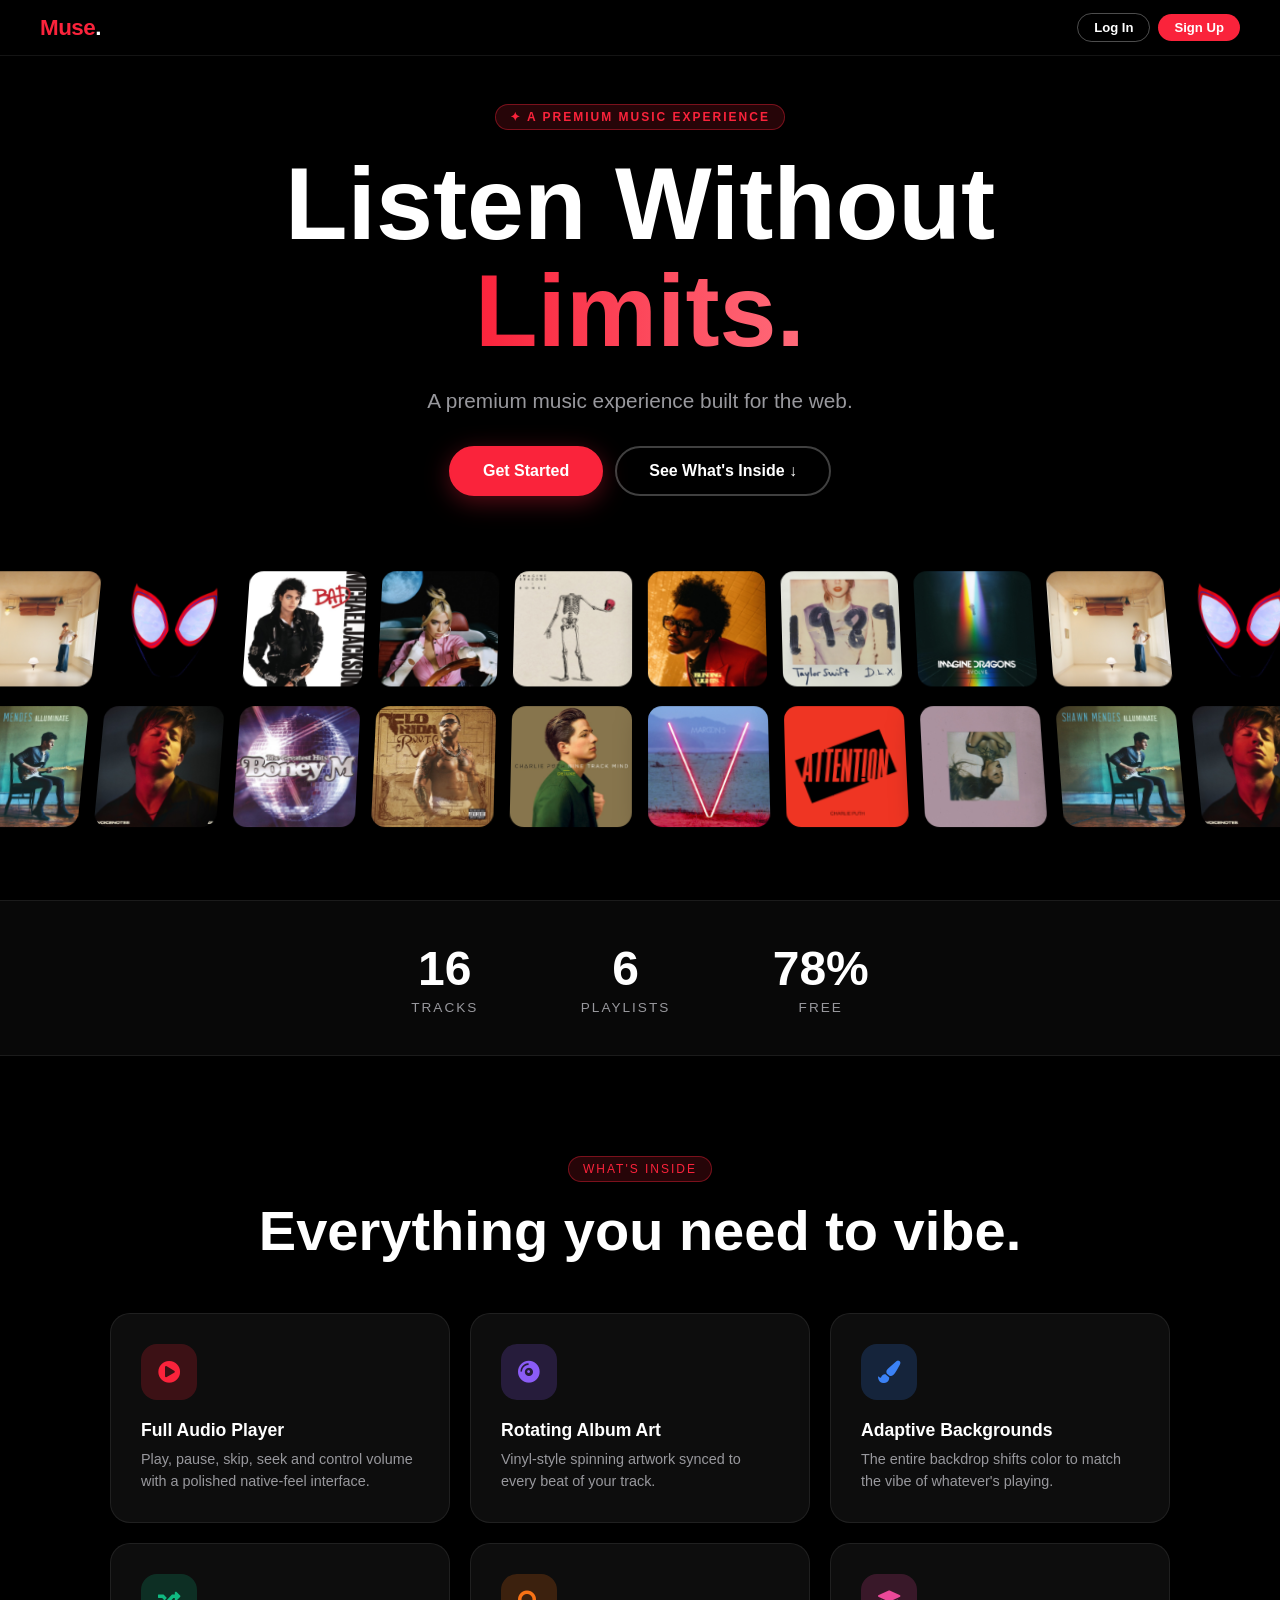
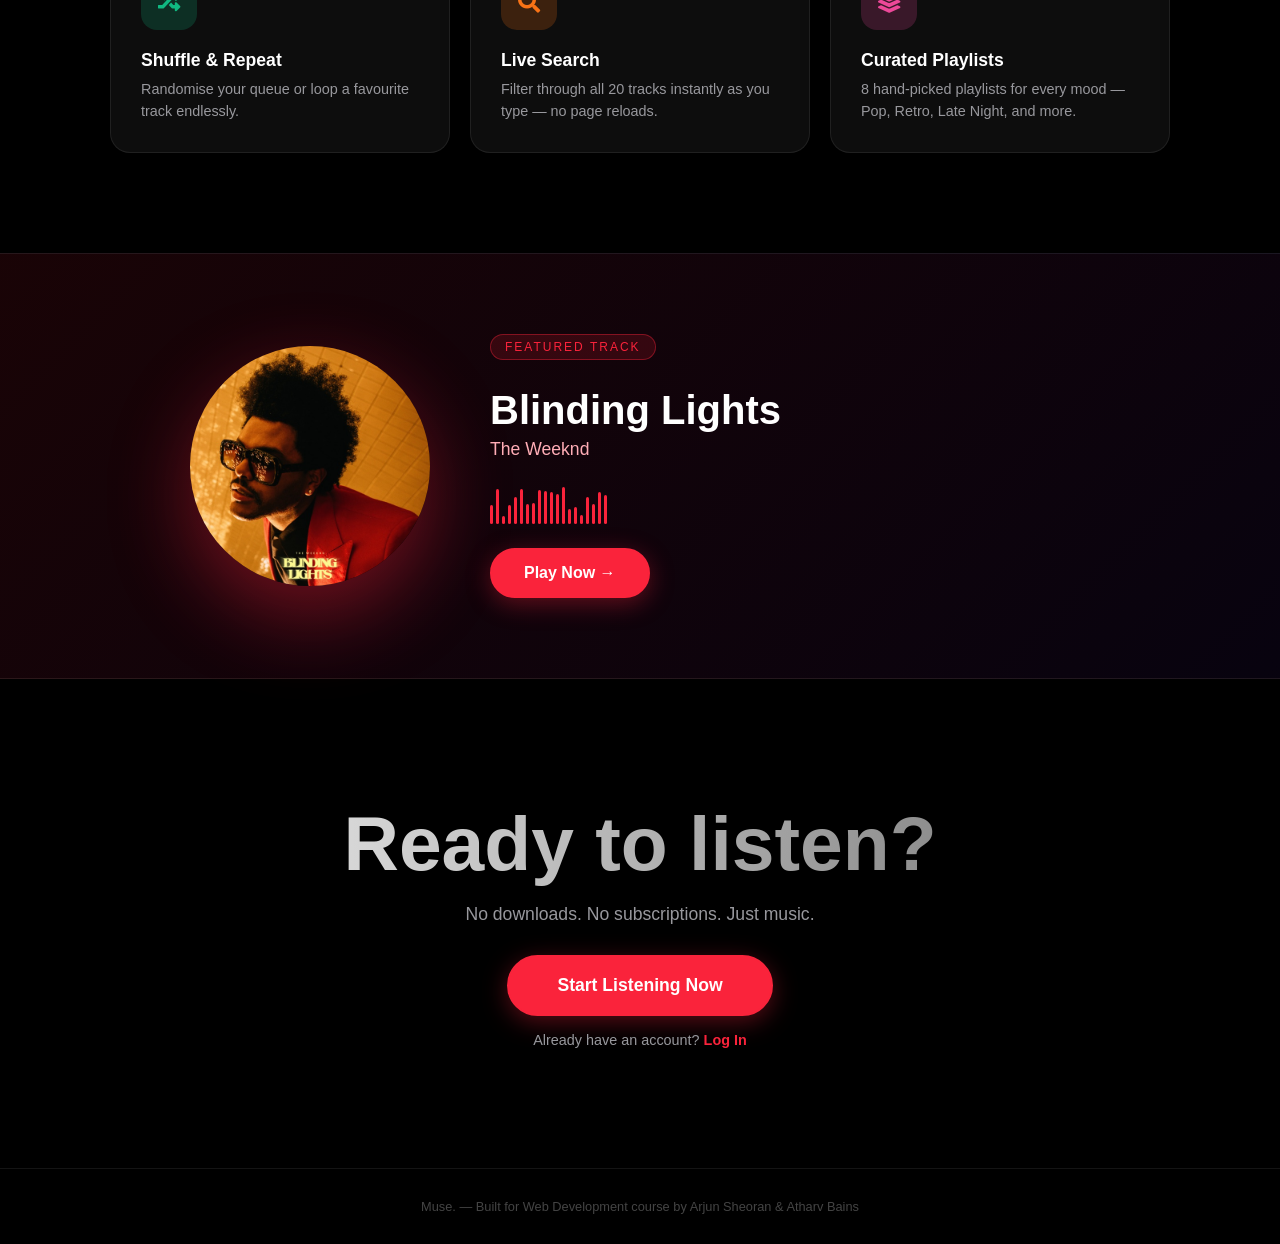
<file: index.html>
<!DOCTYPE html>
<html lang="en">

<head>
    <meta charset="UTF-8">
    <meta name="viewport" content="width=device-width, initial-scale=1.0">
    <title>Muse. — Your Music, Your World</title>
    <meta name="description"
        content="Muse. is a modern, responsive music player built for the web. 20 tracks. Zero installs.">
    <link rel="stylesheet" href="style.css">
    <link rel="stylesheet" href="https://cdnjs.cloudflare.com/ajax/libs/font-awesome/5.13.0/css/all.min.css">
    <link rel="shortcut icon" href="images/favicon.ico" type="image/x-icon">

</head>

<body class="landing-page">

    <!-- NAV -->
    <nav class="landing-nav" id="landingNav">
        <a href="index.html" style="text-decoration:none;">
            <span class="logo"><span class="logo-red">Muse</span><span class="logo-white">.</span></span>
        </a>
        <div class="nav-buttons" id="navButtons">
            <a href="login.html" class="nav-btn nav-btn-ghost">Log In</a>
            <a href="signup.html" class="nav-btn nav-btn-fill">Sign Up</a>
        </div>
    </nav>

    <!-- HERO -->
    <section class="hero">
        <div class="hero-bg"></div>
        <div class="hero-content" id="heroContent">
            <div class="hero-badge">✦ A Premium Music Experience</div>
            <h1>Listen Without<br><span class="grad">Limits.</span></h1>
            <p class="hero-sub">A premium music experience built for the web.</p>
            <div class="hero-btns" id="heroBtns">
                <a href="signup.html" class="btn-lg btn-lg-fill">Get Started</a>
                <a href="#features" class="btn-lg btn-lg-ghost"
                    onclick="event.preventDefault(); document.getElementById('features').scrollIntoView({behavior:'smooth'})">See
                    What's Inside ↓</a>
            </div>
        </div>

        <!-- MARQUEE -->
        <div class="marquee-wrapper">
            <div class="marquee-row row-left">
                <div class="marquee-track">
                    <img src="images/blinding_lights.jpg" alt="Blinding Lights"><img src="images/1989.jpg"
                        alt="1989"><img src="images/evolve.jpg" alt="Evolve"><img src="images/harry_house.jpg"
                        alt="Harry's House"><img src="images/sunflower.jpg" alt="Sunflower"><img src="images/bad.jpg"
                        alt="Bad"><img src="images/future_nostalgia.jpg" alt="Future Nostalgia"><img
                        src="images/bones.jpg" alt="Bones">
                    <img src="images/blinding_lights.jpg" alt="Blinding Lights"><img src="images/1989.jpg"
                        alt="1989"><img src="images/evolve.jpg" alt="Evolve"><img src="images/harry_house.jpg"
                        alt="Harry's House"><img src="images/sunflower.jpg" alt="Sunflower"><img src="images/bad.jpg"
                        alt="Bad"><img src="images/future_nostalgia.jpg" alt="Future Nostalgia"><img
                        src="images/bones.jpg" alt="Bones">
                </div>
            </div>
            <div class="marquee-row row-right">
                <div class="marquee-track">
                    <img src="images/v.jpg" alt="V"><img src="images/attention.png" alt="Attention"><img
                        src="images/thank_u_next.jpg" alt="Thank U Next"><img src="images/illuminate.jpg"
                        alt="Illuminate"><img src="images/voicenotes.jpg" alt="Voicenotes"><img src="images/boney_m.jpg"
                        alt="Boney M"><img src="images/roots.jpg" alt="Roots"><img src="images/we_dont_talk_anymore.jpg"
                        alt="We Don't Talk Anymore">
                    <img src="images/v.jpg" alt="V"><img src="images/attention.png" alt="Attention"><img
                        src="images/thank_u_next.jpg" alt="Thank U Next"><img src="images/illuminate.jpg"
                        alt="Illuminate"><img src="images/voicenotes.jpg" alt="Voicenotes"><img src="images/boney_m.jpg"
                        alt="Boney M"><img src="images/roots.jpg" alt="Roots"><img src="images/we_dont_talk_anymore.jpg"
                        alt="We Don't Talk Anymore">
                </div>
            </div>
        </div>
    </section>

    <!-- STATS -->
    <div class="stats-bar" id="statsBar">
        <div class="stat">
            <div class="stat-num" data-target="20">0</div>
            <div class="stat-label">Tracks</div>
        </div>
        <div class="stat">
            <div class="stat-num" data-target="8">0</div>
            <div class="stat-label">Playlists</div>
        </div>
        <div class="stat">
            <div class="stat-num" data-target="100" data-suffix="%">0%</div>
            <div class="stat-label">Free</div>
        </div>
    </div>

    <!-- FEATURES -->
    <section class="features-section" id="features">
        <div class="sec-head">
            <div class="section-label">What's Inside</div>
            <h2>Everything you need to vibe.</h2>
        </div>
        <div class="features-grid">
            <div class="feature-card">
                <div class="feat-icon" style="background:rgba(250,35,59,0.2);"><i class="fas fa-play-circle"
                        style="color:#fa233b;"></i></div>
                <h3>Full Audio Player</h3>
                <p>Play, pause, skip, seek and control volume with a polished native-feel interface.</p>
            </div>
            <div class="feature-card">
                <div class="feat-icon" style="background:rgba(139,92,246,0.2);"><i class="fas fa-compact-disc"
                        style="color:#8b5cf6;"></i></div>
                <h3>Rotating Album Art</h3>
                <p>Vinyl-style spinning artwork synced to every beat of your track.</p>
            </div>
            <div class="feature-card">
                <div class="feat-icon" style="background:rgba(59,130,246,0.2);"><i class="fas fa-paint-brush"
                        style="color:#3b82f6;"></i></div>
                <h3>Adaptive Backgrounds</h3>
                <p>The entire backdrop shifts color to match the vibe of whatever's playing.</p>
            </div>
            <div class="feature-card">
                <div class="feat-icon" style="background:rgba(16,185,129,0.2);"><i class="fas fa-random"
                        style="color:#10b981;"></i></div>
                <h3>Shuffle &amp; Repeat</h3>
                <p>Randomise your queue or loop a favourite track endlessly.</p>
            </div>
            <div class="feature-card">
                <div class="feat-icon" style="background:rgba(249,115,22,0.2);"><i class="fas fa-search"
                        style="color:#f97316;"></i></div>
                <h3>Live Search</h3>
                <p>Filter through all 20 tracks instantly as you type — no page reloads.</p>
            </div>
            <div class="feature-card">
                <div class="feat-icon" style="background:rgba(236,72,153,0.2);"><i class="fas fa-layer-group"
                        style="color:#ec4899;"></i></div>
                <h3>Curated Playlists</h3>
                <p>8 hand-picked playlists for every mood — Pop, Retro, Late Night, and more.</p>
            </div>
        </div>
    </section>

    <!-- SPOTLIGHT -->
    <section class="spotlight">
        <div class="spotlight-inner">
            <img src="images/blinding_lights.jpg" alt="Blinding Lights" class="spotlight-art">
            <div class="spotlight-info">
                <div class="section-label">Featured Track</div>
                <h2>Blinding Lights</h2>
                <p class="artist">The Weeknd</p>
                <div class="waveform" id="waveform"></div>
                <a href="player.html?track=7" class="btn-lg btn-lg-fill">Play Now →</a>
            </div>
        </div>
    </section>

    <!-- FINAL CTA -->
    <section class="final-cta" id="finalCta">
        <h2>Ready to listen?</h2>
        <p class="sub">No downloads. No subscriptions. Just music.</p>
        <div id="finalBtns">
            <a href="signup.html" class="btn-lg btn-lg-fill"
                style="padding:18px 48px; font-size:1.1rem; border-radius:40px;">Start Listening Now</a>
            <p class="alt-link">Already have an account? <a href="login.html">Log In</a></p>
        </div>
    </section>

    <!-- FOOTER -->
    <footer class="landing-footer">
        <p>Muse. — Built for Web Development course by Arjun Sheoran &amp; Atharv Bains</p>
    </footer>

    <script src="auth.js"></script>
    <script>
        // 1. Nav scroll
        var nav = document.getElementById('landingNav');
        window.addEventListener('scroll', function () {
            nav.classList.toggle('scrolled', window.scrollY > 50);
        });

        // 2. Auth check — swap CTAs
        document.addEventListener('DOMContentLoaded', function () {
            if (typeof AuthManager !== 'undefined' && AuthManager.isLoggedIn()) {
                var nb = document.getElementById('navButtons');
                nb.innerHTML = '<a href="home.html" class="nav-btn nav-btn-fill">Continue Listening →</a>';
                var hb = document.getElementById('heroBtns');
                hb.innerHTML = '<a href="home.html" class="btn-lg btn-lg-fill">Continue Listening →</a>';
                var fb = document.getElementById('finalBtns');
                fb.innerHTML = '<a href="home.html" class="btn-lg btn-lg-fill" style="padding:18px 48px;font-size:1.1rem;border-radius:40px;">Continue Listening →</a>';
            }
        });

        // 3. Feature card scroll reveal
        var cards = document.querySelectorAll('.feature-card');
        var cardObs = new IntersectionObserver(function (entries) {
            entries.forEach(function (entry) {
                if (entry.isIntersecting) {
                    var idx = Array.prototype.indexOf.call(cards, entry.target);
                    entry.target.style.transitionDelay = (idx * 0.1) + 's';
                    entry.target.classList.add('visible');
                    cardObs.unobserve(entry.target);
                }
            });
        }, { threshold: 0.15 });
        cards.forEach(function (c) { cardObs.observe(c); });

        // 4. Count-up stats
        var statsDone = false;
        var statsObs = new IntersectionObserver(function (entries) {
            if (entries[0].isIntersecting && !statsDone) {
                statsDone = true;
                document.querySelectorAll('.stat-num').forEach(function (el) {
                    var target = parseInt(el.getAttribute('data-target'));
                    var suffix = el.getAttribute('data-suffix') || '';
                    var start = performance.now();
                    var duration = 1500;
                    function tick(now) {
                        var elapsed = now - start;
                        var progress = Math.min(elapsed / duration, 1);
                        var eased = 1 - Math.pow(1 - progress, 3);
                        el.textContent = Math.round(eased * target) + suffix;
                        if (progress < 1) requestAnimationFrame(tick);
                    }
                    requestAnimationFrame(tick);
                });
            }
        }, { threshold: 0.3 });
        statsObs.observe(document.getElementById('statsBar'));

        // 5. Mouse parallax (desktop only)
        if (window.innerWidth > 600) {
            var heroContent = document.getElementById('heroContent');
            document.addEventListener('mousemove', function (e) {
                var x = (e.clientX / window.innerWidth - 0.5) * 20;
                var y = (e.clientY / window.innerHeight - 0.5) * 20;
                heroContent.style.transform = 'translate(' + (x * 0.3) + 'px, ' + (y * 0.3) + 'px)';
            });
        }

        // 6. Generate waveform bars
        var wf = document.getElementById('waveform');
        for (var i = 0; i < 20; i++) {
            var bar = document.createElement('div');
            bar.className = 'bar';
            var h = 8 + Math.random() * 32;
            bar.style.height = h + 'px';
            bar.style.animationDuration = (0.4 + Math.random() * 0.6) + 's';
            bar.style.animationDelay = (i * 0.08) + 's';
            wf.appendChild(bar);
        }
    </script>
</body>

</html>
</file>
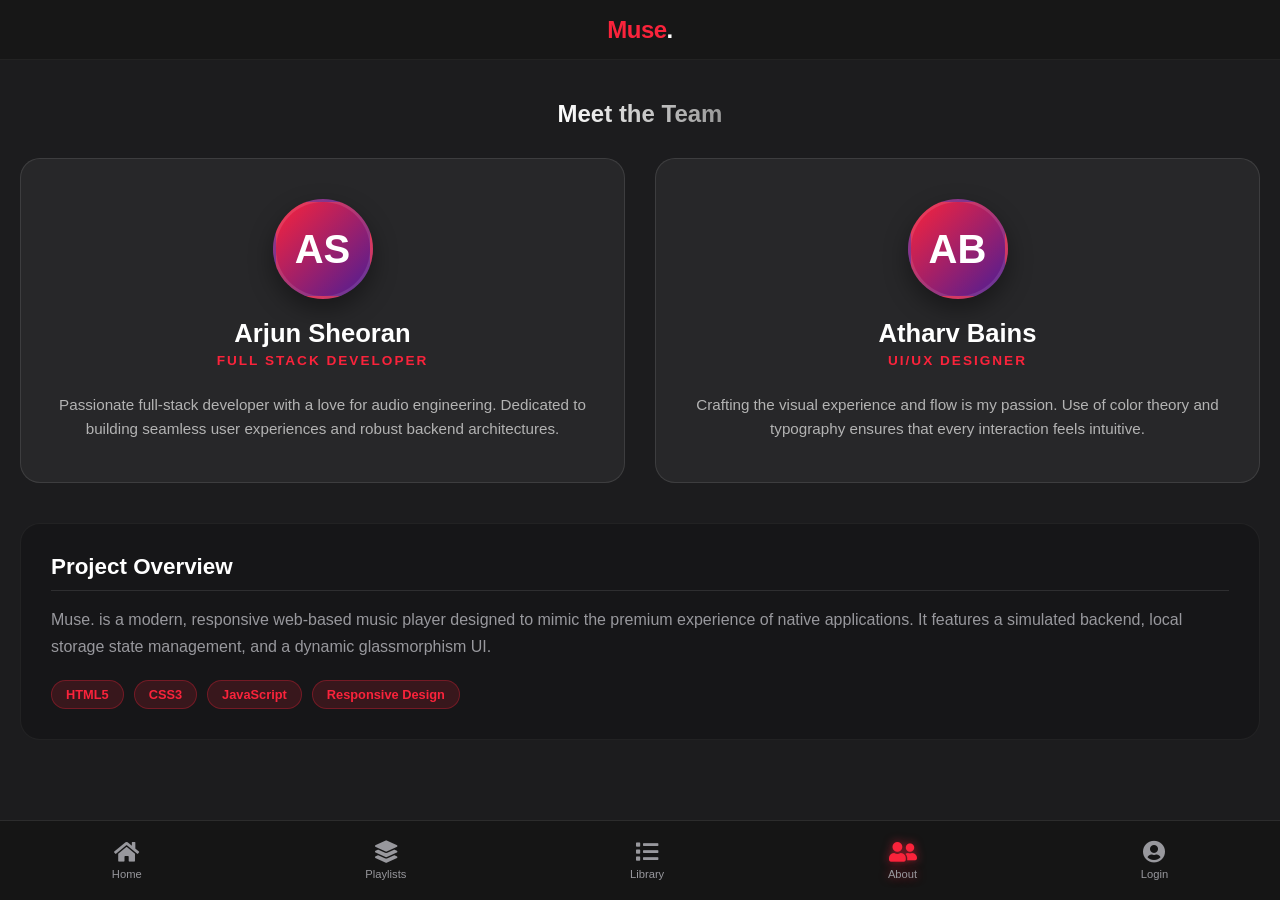
<file: about.html>
<!DOCTYPE html>
<html lang="en">

<head>
    <meta charset="UTF-8">
    <meta name="viewport" content="width=device-width, initial-scale=1.0">
    <title>About - Muse.</title>
    <link rel="stylesheet" href="style.css">
    <link rel="stylesheet" href="https://cdnjs.cloudflare.com/ajax/libs/font-awesome/5.13.0/css/all.min.css">
    <link rel="shortcut icon" href="images/favicon.ico" type="image/x-icon">
</head>

<body>
    <div class="player">
        <div class="wrapper">
            <div class="top-bar">
                <a href="home.html" class="logo-link">
                    <h1 class="logo"><span class="logo-red">Muse</span><span class="logo-white">.</span></h1>
                </a>
            </div>

            <div class="content-area">
                <div class="details">
                    <h2
                        style="margin-bottom: 30px; background: linear-gradient(to right, #fff, #999); -webkit-background-clip: text; background-clip: text; -webkit-text-fill-color: transparent;">
                        Meet the Team
                    </h2>
                </div>

                <div class="dev-container">
                    <div class="dev-card">
                        <div class="initials-avatar">AS</div>
                        <h3>Arjun Sheoran</h3>
                        <p class="role">Full Stack Developer</p>
                        <div class="dev-bio">
                            Passionate full-stack developer with a love for audio engineering. Dedicated to building
                            seamless user experiences and robust backend architectures.
                        </div>
                    </div>

                    <div class="dev-card">
                        <div class="initials-avatar">AB</div>
                        <h3>Atharv Bains</h3>
                        <p class="role">UI/UX Designer</p>
                        <div class="dev-bio">
                            Crafting the visual experience and flow is my passion. Use of color theory and typography
                            ensures that every interaction feels intuitive.
                        </div>
                    </div>
                </div>

                <div class="project-card">
                    <h3>Project Overview</h3>
                    <p>
                        Muse. is a modern, responsive web-based music player designed to mimic the premium experience of
                        native applications.
                        It features a simulated backend, local storage state management, and a dynamic glassmorphism UI.
                    </p>
                    <div class="tech-stack-tags">
                        <span class="tech-tag">HTML5</span>
                        <span class="tech-tag">CSS3</span>
                        <span class="tech-tag">JavaScript</span>
                        <span class="tech-tag">Responsive Design</span>
                    </div>
                </div>

            </div>

            <nav class="nav-bar">
                <a href="home.html" class="nav-item">
                    <i class="fas fa-home"></i>
                    <span>Home</span>
                </a>
                <a href="playlists.html" class="nav-item">
                    <i class="fas fa-layer-group"></i>
                    <span>Playlists</span>
                </a>
                <a href="library.html" class="nav-item">
                    <i class="fas fa-list"></i>
                    <span>Library</span>
                </a>
                <a href="about.html" class="nav-item active">
                    <i class="fas fa-user-friends"></i>
                    <span>About</span>
                </a>
                <a href="login.html" class="nav-item" id="navLoginBtn">
                    <i class="fas fa-user-circle"></i>
                    <span id="navLoginText">Login</span>
                </a>
            </nav>
        </div>
    </div>

    <script src="auth.js"></script>
    <script>AuthManager.updateNavLogin();</script>
</body>

</html>
</file>
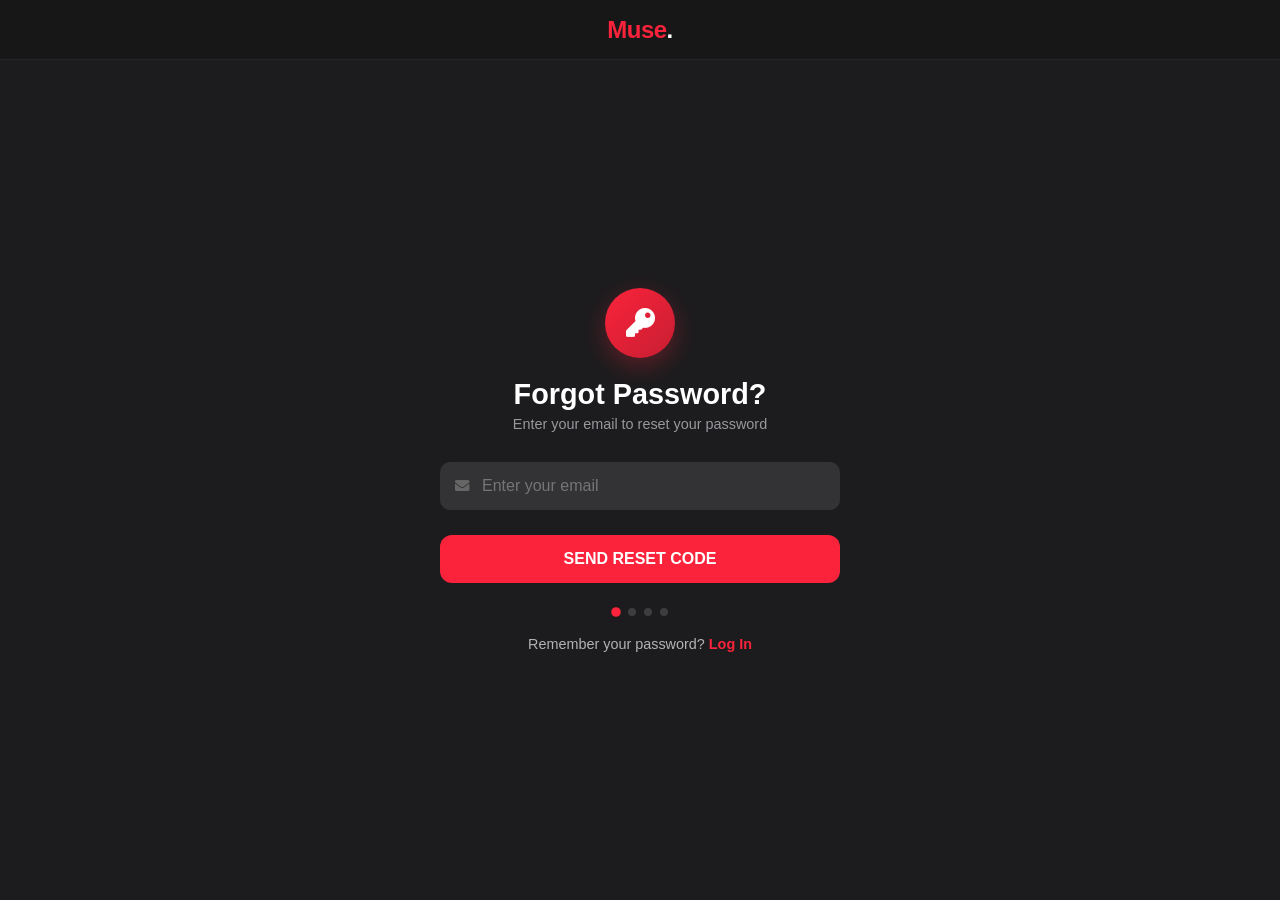
<file: forgot-password.html>
<!DOCTYPE html>
<html lang="en">

<head>
    <meta charset="UTF-8">
    <meta name="viewport" content="width=device-width, initial-scale=1.0">
    <title>Forgot Password - Muse.</title>
    <link rel="stylesheet" href="style.css">
    <link rel="stylesheet" href="https://cdnjs.cloudflare.com/ajax/libs/font-awesome/5.13.0/css/all.min.css">
    <link rel="shortcut icon" href="images/favicon.ico" type="image/x-icon">
</head>

<body>
    <div class="player">
        <div class="wrapper" style="justify-content: center; padding: 40px; padding-top: 80px;">
            <div class="top-bar">
                <a href="home.html" class="logo-link">
                    <h1 class="logo"><span class="logo-red">Muse</span><span class="logo-white">.</span></h1>
                </a>
            </div>

            <div class="auth-container">
                <!-- Step 1: Enter Email -->
                <div id="step1">
                    <div class="auth-icon">
                        <i class="fas fa-key"></i>
                    </div>
                    <h1 class="auth-title">Forgot Password?</h1>
                    <p class="auth-subtitle">Enter your email to reset your password</p>

                    <form onsubmit="handleForgotStep1(event)" style="width: 100%;">
                        <div class="input-group">
                            <i class="fas fa-envelope input-icon"></i>
                            <input type="email" id="forgotEmail" placeholder="Enter your email" required>
                        </div>
                        <button type="submit">SEND RESET CODE</button>
                    </form>

                    <div class="auth-error" id="step1Error" style="display: none;">
                        <i class="fas fa-exclamation-circle"></i>
                        <span id="step1ErrorText"></span>
                    </div>
                </div>

                <!-- Step 2: Verify Code -->
                <div id="step2" style="display: none;">
                    <div class="auth-icon">
                        <i class="fas fa-shield-alt"></i>
                    </div>
                    <h1 class="auth-title">Verify Code</h1>
                    <p class="auth-subtitle">Enter the 6-digit code sent to your email</p>

                    <form onsubmit="handleForgotStep2(event)" style="width: 100%;">
                        <div class="input-group">
                            <i class="fas fa-lock input-icon"></i>
                            <input type="text" id="verifyCodeInput" placeholder="Enter verification code" required autocomplete="off">
                        </div>
                        <p class="otp-hint" id="otpHint"></p>
                        <button type="submit">VERIFY CODE</button>
                    </form>

                    <div class="auth-error" id="step2Error" style="display: none;">
                        <i class="fas fa-exclamation-circle"></i>
                        <span id="step2ErrorText"></span>
                    </div>
                </div>

                <!-- Step 3: New Password -->
                <div id="step3" style="display: none;">
                    <div class="auth-icon" style="background: linear-gradient(135deg, #10b981, #059669);">
                        <i class="fas fa-lock-open"></i>
                    </div>
                    <h1 class="auth-title">New Password</h1>
                    <p class="auth-subtitle">Create a strong new password</p>

                    <form onsubmit="handleForgotStep3(event)" style="width: 100%;">
                        <div class="input-group">
                            <i class="fas fa-lock input-icon"></i>
                            <input type="password" id="newPassword" placeholder="New Password" required minlength="4">
                        </div>
                        <div class="input-group">
                            <i class="fas fa-lock input-icon"></i>
                            <input type="password" id="confirmNewPassword" placeholder="Confirm New Password" required minlength="4">
                        </div>
                        <button type="submit">RESET PASSWORD</button>
                    </form>

                    <div class="auth-error" id="step3Error" style="display: none;">
                        <i class="fas fa-exclamation-circle"></i>
                        <span id="step3ErrorText"></span>
                    </div>
                </div>

                <!-- Step 4: Success -->
                <div id="step4" style="display: none;">
                    <div class="auth-icon" style="background: linear-gradient(135deg, #10b981, #059669);">
                        <i class="fas fa-check"></i>
                    </div>
                    <h1 class="auth-title">Password Reset Successful!</h1>
                    <p class="auth-subtitle">Your password has been updated. You can now login with your new password.</p>
                    <a href="login.html" class="btn-link">
                        <button type="button">Go to login</button>
                    </a>
                </div>

                <!-- Progress Steps -->
                <div class="forgot-steps" id="progressSteps">
                    <div class="step-dot active" id="dot1"></div>
                    <div class="step-dot" id="dot2"></div>
                    <div class="step-dot" id="dot3"></div>
                    <div class="step-dot" id="dot4"></div>
                </div>

                <div class="auth-footer" style="margin-top: 20px;">
                    <span style="color: #B3B3B3;">Remember your password? </span>
                    <a href="login.html" style="font-weight: bold;">Log In</a>
                </div>
            </div>
        </div>
    </div>

    <script src="auth.js"></script>
    <script>
        var resetEmail = '';
        var generatedCode = '';

        function setStep(step) {
            document.getElementById('step1').style.display = step === 1 ? 'block' : 'none';
            document.getElementById('step2').style.display = step === 2 ? 'block' : 'none';
            document.getElementById('step3').style.display = step === 3 ? 'block' : 'none';
            document.getElementById('step4').style.display = step === 4 ? 'block' : 'none';
            for (var i = 1; i <= 4; i++) {
                var dot = document.getElementById('dot' + i);
                dot.className = 'step-dot' + (i <= step ? ' active' : '');
            }
        }

        function handleForgotStep1(event) {
            event.preventDefault();
            var email = document.getElementById('forgotEmail').value.trim();
            var errorEl = document.getElementById('step1Error');
            var errorText = document.getElementById('step1ErrorText');

            var result = AuthManager.forgotPassword(email);
            if (result.success) {
                resetEmail = email;
                generatedCode = result.code;
                document.getElementById('otpHint').textContent = 'A verification code has been sent to your email. (For demo, use code: ' + generatedCode + ')';
                errorEl.style.display = 'none';
                setStep(2);
                setTimeout(function() { document.getElementById('verifyCodeInput').focus(); }, 100);
            } else {
                errorEl.style.display = 'flex';
                errorText.textContent = result.message;
                errorEl.classList.remove('shake');
                void errorEl.offsetWidth;
                errorEl.classList.add('shake');
            }
        }

        function handleForgotStep2(event) {
            event.preventDefault();
            var errorEl = document.getElementById('step2Error');
            var errorText = document.getElementById('step2ErrorText');
            var enteredCode = document.getElementById('verifyCodeInput').value.trim();

            if (enteredCode === generatedCode) {
                errorEl.style.display = 'none';
                setStep(3);
            } else {
                errorEl.style.display = 'flex';
                errorText.textContent = 'Invalid code. Please try again.';
                errorEl.classList.remove('shake');
                void errorEl.offsetWidth;
                errorEl.classList.add('shake');
            }
        }

        function handleForgotStep3(event) {
            event.preventDefault();
            var newPass = document.getElementById('newPassword').value;
            var confirmPass = document.getElementById('confirmNewPassword').value;
            var errorEl = document.getElementById('step3Error');
            var errorText = document.getElementById('step3ErrorText');

            if (newPass !== confirmPass) {
                errorEl.style.display = 'flex';
                errorText.textContent = 'Passwords do not match!';
                errorEl.classList.remove('shake');
                void errorEl.offsetWidth;
                errorEl.classList.add('shake');
                return;
            }

            var result = AuthManager.resetPassword(resetEmail, newPass);
            if (result.success) {
                errorEl.style.display = 'none';
                setStep(4);
            } else {
                errorEl.style.display = 'flex';
                errorText.textContent = result.message;
            }
        }
    </script>
</body>

</html>
</file>
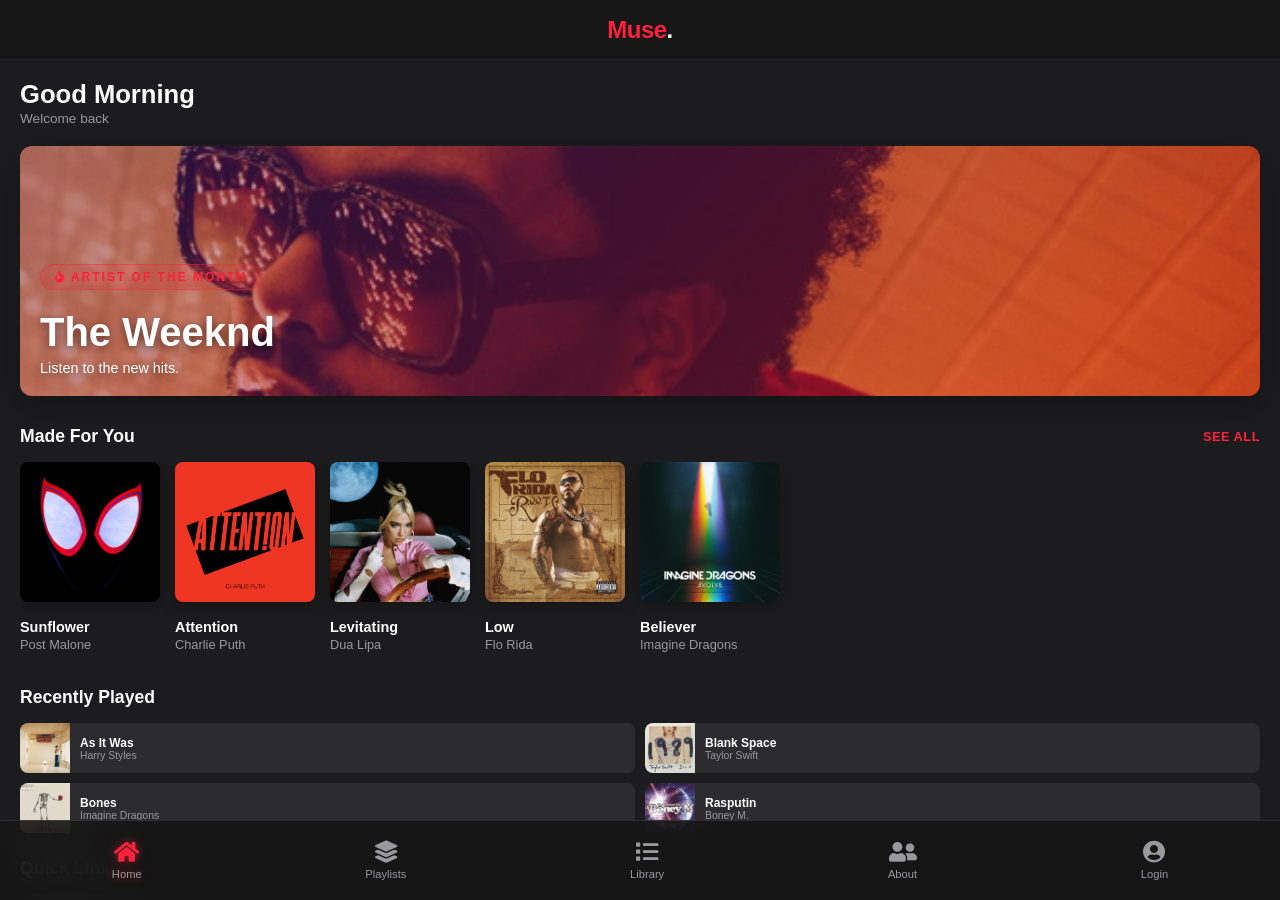
<file: home.html>
<!DOCTYPE html>
<html lang="en">

<head>
    <meta charset="UTF-8">
    <meta name="viewport" content="width=device-width, initial-scale=1.0">
    <title>Home - Muse.</title>
    <link rel="stylesheet" href="style.css">
    <link rel="stylesheet" href="https://cdnjs.cloudflare.com/ajax/libs/font-awesome/5.13.0/css/all.min.css">
    <link rel="shortcut icon" href="images/favicon.ico" type="image/x-icon">
</head>

<body>
    <div class="player">
        <div class="wrapper">
            <div class="top-bar">
                <a href="home.html" class="logo-link">
                    <h1 class="logo"><span class="logo-red">Muse</span><span class="logo-white">.</span></h1>
                </a>
            </div>

            <div class="content-area">

                <!-- Greeting -->
                <div class="home-greeting" id="greeting">
                    <h2>Good Evening</h2>
                    <p class="greeting-sub" id="greetingUser">Welcome back</p>
                </div>

                <!-- Hero Banner -->
                <div class="hero-section" onclick="window.location.href='player.html?track=7'">
                    <div class="hero-badge">
                        <i class="fas fa-fire"></i> Artist of the Month
                    </div>
                    <h1>The Weeknd</h1>
                    <p style="color: white; font-size: 0.9rem;">Listen to the new hits.</p>
                    <img src="images/blinding_lights.jpg" class="hero-img">
                </div>

                <!-- Made For You -->
                <div class="section-header">
                    <h3>Made For You</h3>
                    <a href="library.html" class="see-all">See All</a>
                </div>
                <div class="horizontal-scroll">
                    <div class="card scroll-card" onclick="window.location.href='player.html?track=16'">
                        <img src="images/sunflower.jpg" alt="Sunflower">
                        <h4>Sunflower</h4>
                        <p>Post Malone</p>
                    </div>
                    <div class="card scroll-card" onclick="window.location.href='player.html?track=2'">
                        <img src="images/attention.png" alt="Attention">
                        <h4>Attention</h4>
                        <p>Charlie Puth</p>
                    </div>
                    <div class="card scroll-card" onclick="window.location.href='player.html?track=11'">
                        <img src="images/future_nostalgia.jpg" alt="Levitating">
                        <h4>Levitating</h4>
                        <p>Dua Lipa</p>
                    </div>
                    <div class="card scroll-card" onclick="window.location.href='player.html?track=13'">
                        <img src="images/roots.jpg" alt="Low">
                        <h4>Low</h4>
                        <p>Flo Rida</p>
                    </div>
                    <div class="card scroll-card" onclick="window.location.href='player.html?track=5'">
                        <img src="images/evolve.jpg" alt="Believer">
                        <h4>Believer</h4>
                        <p>Imagine Dragons</p>
                    </div>
                </div>

                <!-- Recently Played -->
                <div class="section-header" style="margin-top: 25px;">
                    <h3>Recently Played</h3>
                </div>
                <div class="recent-grid">
                    <div class="recent-card" onclick="window.location.href='player.html?track=1'">
                        <img src="images/harry_house.jpg" alt="As It Was">
                        <div class="recent-info">
                            <h4>As It Was</h4>
                            <p>Harry Styles</p>
                        </div>
                    </div>
                    <div class="recent-card" onclick="window.location.href='player.html?track=6'">
                        <img src="images/1989.jpg" alt="Blank Space">
                        <div class="recent-info">
                            <h4>Blank Space</h4>
                            <p>Taylor Swift</p>
                        </div>
                    </div>
                    <div class="recent-card" onclick="window.location.href='player.html?track=9'">
                        <img src="images/bones.jpg" alt="Bones">
                        <div class="recent-info">
                            <h4>Bones</h4>
                            <p>Imagine Dragons</p>
                        </div>
                    </div>
                    <div class="recent-card" onclick="window.location.href='player.html?track=14'">
                        <img src="images/boney_m.jpg" alt="Rasputin">
                        <div class="recent-info">
                            <h4>Rasputin</h4>
                            <p>Boney M.</p>
                        </div>
                    </div>
                </div>

                <!-- Quick Links -->
                <div style="margin-top: 25px;">
                    <div class="section-header">
                        <h3>Quick Links</h3>
                    </div>

                    <a href="library.html" class="action-row">
                        <i class="fas fa-list action-icon"></i>
                        <div class="action-text">
                            <h4>Library</h4>
                            <p>All your songs</p>
                        </div>
                        <i class="fas fa-chevron-right action-arrow"></i>
                    </a>

                    <a href="playlists.html" class="action-row">
                        <i class="fas fa-layer-group action-icon"></i>
                        <div class="action-text">
                            <h4>Playlists</h4>
                            <p>Curated mixes</p>
                        </div>
                        <i class="fas fa-chevron-right action-arrow"></i>
                    </a>
                </div>
            </div>

            <nav class="nav-bar">
                <a href="home.html" class="nav-item active">
                    <i class="fas fa-home"></i>
                    <span>Home</span>
                </a>
                <a href="playlists.html" class="nav-item">
                    <i class="fas fa-layer-group"></i>
                    <span>Playlists</span>
                </a>
                <a href="library.html" class="nav-item">
                    <i class="fas fa-list"></i>
                    <span>Library</span>
                </a>
                <a href="about.html" class="nav-item">
                    <i class="fas fa-user-friends"></i>
                    <span>About</span>
                </a>
                <a href="login.html" class="nav-item" id="navLoginBtn">
                    <i class="fas fa-user-circle"></i>
                    <span id="navLoginText">Login</span>
                </a>
            </nav>
        </div>
    </div>

    <script src="auth.js"></script>
    <script>
        // Dynamic greeting based on time of day
        (function () {
            const hour = new Date().getHours();
            const greetEl = document.querySelector('#greeting h2');
            if (hour < 12) greetEl.textContent = 'Good Morning';
            else if (hour < 17) greetEl.textContent = 'Good Afternoon';
            else greetEl.textContent = 'Good Evening';

            // Show user name if logged in
            const user = AuthManager.getCurrentUser();
            const greetUser = document.getElementById('greetingUser');
            if (user) {
                greetUser.textContent = 'Welcome back, ' + user.username;
            }

            // Update nav login button
            AuthManager.updateNavLogin();
        })();
    </script>
</body>

</html>
</file>
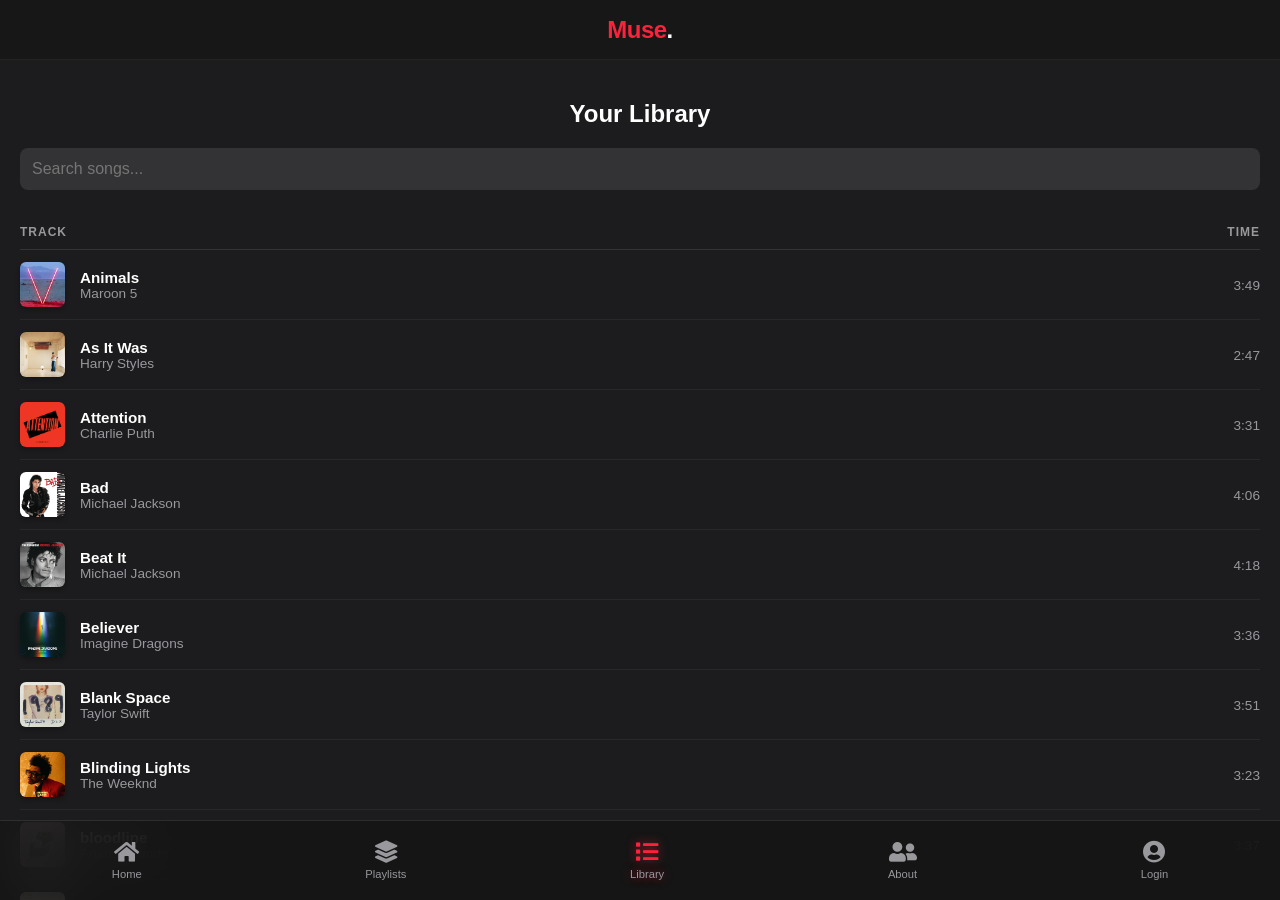
<file: library.html>
<!DOCTYPE html>
<html lang="en">

<head>
    <meta charset="UTF-8">
    <meta name="viewport" content="width=device-width, initial-scale=1.0">
    <title>Library - Muse.</title>
    <link rel="stylesheet" href="style.css">
    <link rel="stylesheet" href="https://cdnjs.cloudflare.com/ajax/libs/font-awesome/5.13.0/css/all.min.css">
    <link rel="shortcut icon" href="images/favicon.ico" type="image/x-icon">
</head>

<body>
    <div class="player">
        <div class="wrapper">
            <div class="top-bar">
                <a href="home.html" class="logo-link">
                    <h1 class="logo"><span class="logo-red">Muse</span><span class="logo-white">.</span></h1>
                </a>
            </div>

            <div class="content-area">
                <div class="details">
                    <h2 style="margin-bottom: 20px;">Your Library</h2>
                </div>

                <div style="margin-bottom: 20px;">
                    <input type="text" id="searchInput" onkeyup="filterSongs()" placeholder="Search songs..."
                        style="background: rgba(255,255,255,0.1); color: white; border: none; padding: 12px; border-radius: 8px; width: 100%;">
                </div>

                <table class="song-list" id="songTable">
                    <thead>
                        <tr>
                            <th>Track</th>
                            <th style="text-align: right; width: 60px;">Time</th>
                        </tr>
                    </thead>
                    <tbody>
                    </tbody>
                </table>

            </div>
            <nav class="nav-bar">
                <a href="home.html" class="nav-item">
                    <i class="fas fa-home"></i>
                    <span>Home</span>
                </a>
                <a href="playlists.html" class="nav-item">
                    <i class="fas fa-layer-group"></i>
                    <span>Playlists</span>
                </a>
                <a href="library.html" class="nav-item active">
                    <i class="fas fa-list"></i>
                    <span>Library</span>
                </a>
                <a href="about.html" class="nav-item">
                    <i class="fas fa-user-friends"></i>
                    <span>About</span>
                </a>
                <a href="login.html" class="nav-item" id="navLoginBtn">
                    <i class="fas fa-user-circle"></i>
                    <span id="navLoginText">Login</span>
                </a>
            </nav>
        </div>
    </div>

    <script src="songs.js"></script>
    <script src="auth.js"></script>
    <script>
        const tableBody = document.querySelector('#songTable tbody');

        music_list.forEach((song, index) => {
            let row = tableBody.insertRow();
            let cell1 = row.insertCell(0);
            let cell2 = row.insertCell(1);

            row.style.cursor = 'pointer';
            row.onclick = function () {
                window.location.href = 'player.html?track=' + index;
            };

            cell1.innerHTML = `
                <div style="display: flex; align-items: center;">
                    <img src="${song.img}" alt="${song.name}">
                    <div>
                        <div style="font-size: 0.95rem; color: white; font-weight: 600;">${song.name}</div>
                        <div style="font-size: 0.85rem; color: #98989d;">${song.artist}</div>
                    </div>
                </div>
            `;
            cell2.innerHTML = `<span style="color: #98989d; font-size: 0.85rem;">${song.duration}</span>`;
            cell2.style.textAlign = "right";
        });

        function filterSongs() {
            let input, filter, table, tr, td, i, txtValue;
            input = document.getElementById("searchInput");
            filter = input.value.toUpperCase();
            table = document.getElementById("songTable");
            tr = table.getElementsByTagName("tr");

            for (i = 0; i < tr.length; i++) {
                td = tr[i].getElementsByTagName("div")[0];
                if (td) {
                    txtValue = td.textContent || td.innerText;
                    if (txtValue.toUpperCase().indexOf(filter) > -1) {
                        tr[i].style.display = "";
                    } else {
                        tr[i].style.display = "none";
                    }
                }
            }
        }

        AuthManager.updateNavLogin();
    </script>
</body>

</html>
</file>
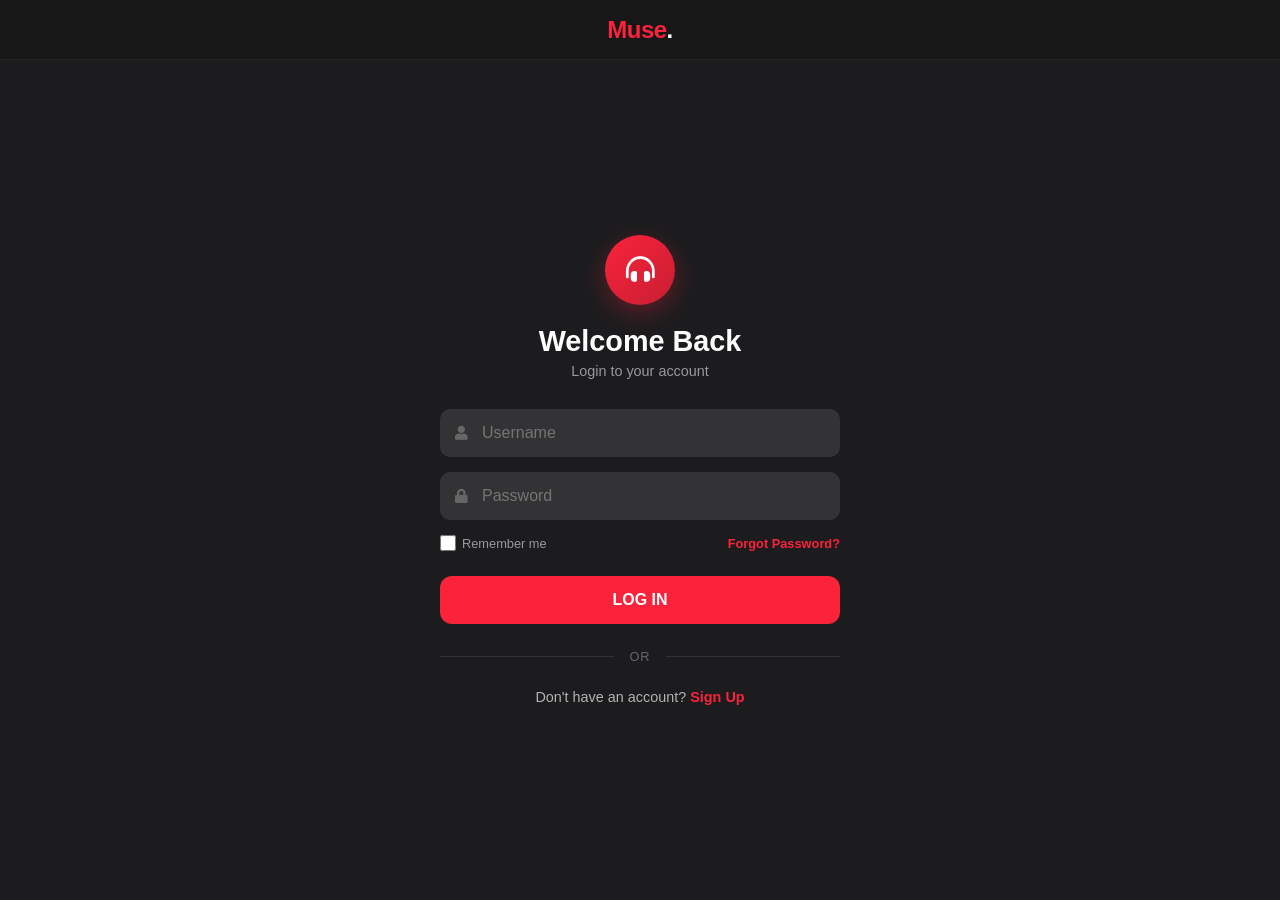
<file: login.html>
<!DOCTYPE html>
<html lang="en">

<head>
    <meta charset="UTF-8">
    <meta name="viewport" content="width=device-width, initial-scale=1.0">
    <title>Login - Muse.</title>
    <link rel="stylesheet" href="style.css">
    <link rel="stylesheet" href="https://cdnjs.cloudflare.com/ajax/libs/font-awesome/5.13.0/css/all.min.css">
    <link rel="shortcut icon" href="images/favicon.ico" type="image/x-icon">
</head>

<body>
    <div class="player">
        <div class="wrapper" style="justify-content: center; padding: 40px; padding-top: 80px;">
            <div class="top-bar">
                <a href="home.html" class="logo-link">
                    <h1 class="logo"><span class="logo-red">Muse</span><span class="logo-white">.</span></h1>
                </a>
            </div>

            <div class="auth-container">
                <div class="auth-icon">
                    <i class="fas fa-headphones-alt"></i>
                </div>
                <h1 class="auth-title">Welcome Back</h1>
                <p class="auth-subtitle">Login to your account</p>

                <form id="loginForm" onsubmit="handleLogin(event)" style="width: 100%;">
                    <div class="input-group">
                        <i class="fas fa-user input-icon"></i>
                        <input type="text" id="loginUsername" placeholder="Username" required>
                    </div>
                    <div class="input-group">
                        <i class="fas fa-lock input-icon"></i>
                        <input type="password" id="loginPassword" placeholder="Password" required>
                    </div>

                    <div class="auth-options">
                        <label class="remember-me">
                            <input type="checkbox" id="rememberMe">
                            <span>Remember me</span>
                        </label>
                        <a href="forgot-password.html" class="forgot-link">Forgot Password?</a>
                    </div>

                    <button type="submit">LOG IN</button>
                </form>

                <div class="auth-error" id="loginError" style="display: none;">
                    <i class="fas fa-exclamation-circle"></i>
                    <span id="loginErrorText"></span>
                </div>

                <div class="auth-divider">
                    <span>or</span>
                </div>

                <div class="auth-footer">
                    <span style="color: #B3B3B3;">Don't have an account? </span>
                    <a href="signup.html" style="font-weight: bold;">Sign Up</a>
                </div>
            </div>
        </div>
    </div>

    <script src="auth.js"></script>
    <script>
        function handleLogin(event) {
            event.preventDefault();
            const username = document.getElementById('loginUsername').value.trim();
            const password = document.getElementById('loginPassword').value;
            const errorEl = document.getElementById('loginError');
            const errorText = document.getElementById('loginErrorText');

            const result = AuthManager.login(username, password);
            if (result.success) {
                errorEl.style.display = 'none';
                window.location.href = 'home.html';
            } else {
                errorEl.style.display = 'flex';
                errorText.textContent = result.message;
                // Shake animation
                errorEl.classList.remove('shake');
                void errorEl.offsetWidth;
                errorEl.classList.add('shake');
            }
        }

        // If already logged in, redirect
        if (AuthManager.isLoggedIn()) {
            // Show option to go home or log out
        }
    </script>
</body>

</html>
</file>
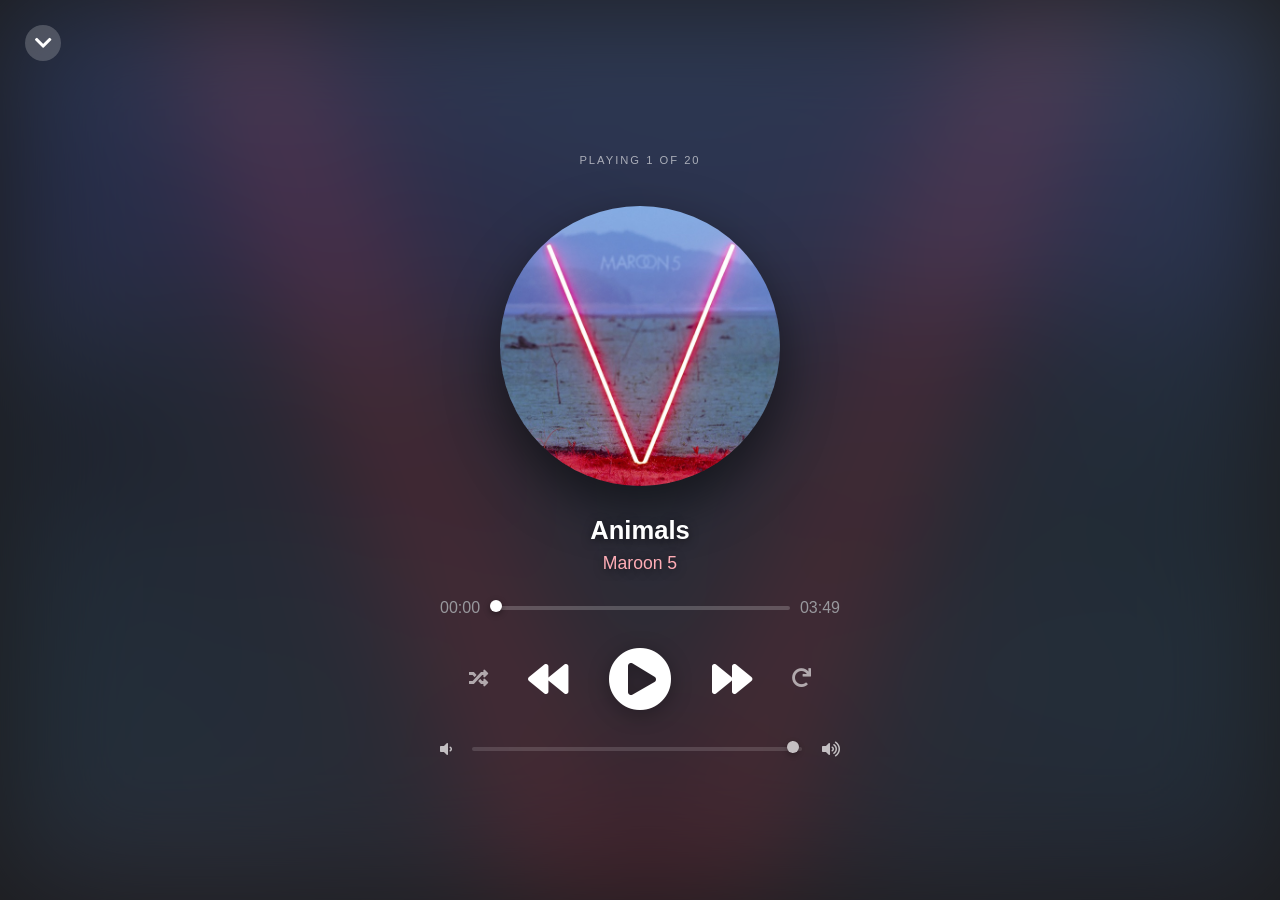
<file: player.html>
<!DOCTYPE html>
<html lang="en">

<head>
    <meta charset="UTF-8">
    <meta name="viewport" content="width=device-width, initial-scale=1.0">
    <title>Muse.</title>
    <link rel="stylesheet" href="style.css">
    <link rel="shortcut icon" href="images/favicon.ico" type="image/x-icon">
    <link rel="stylesheet" href="https://cdnjs.cloudflare.com/ajax/libs/font-awesome/5.13.0/css/all.min.css">
    <script src="songs.js"></script>
    <script src="script.js" defer></script>
</head>

<body>
    <div class="player">
        <div class="wrapper" style="justify-content: center;">
            <a href="home.html" class="back-btn"><i class="fas fa-chevron-down"></i></a>

            <div class="details">
                <div class="now-playing"
                    style="font-size: 0.7rem; letter-spacing: 2px; color: rgba(255,255,255,0.6); margin-bottom: 10px;">
                    PLAYING FROM PLAYLIST</div>
                <div class="track-art"></div>
                <div class="track-name">Track Name</div>
                <div class="track-artist">Track Artist</div>
            </div>

            <div class="slider_container">
                <div class="current-time">00:00</div>
                <input type="range" min="1" max="100" value="0" class="seek_slider" onchange="seekTo()">
                <div class="total-duration">00:00</div>
            </div>

            <div class="buttons">
                <div class="random-track" onclick="randomTrack()">
                    <i class="fas fa-random" title="random"></i>
                </div>
                <div class="prev-track" onclick="prevTrack()">
                    <i class="fas fa-backward"></i>
                </div>
                <div class="playpause-track" onclick="playpauseTrack()">
                    <i class="fas fa-play-circle"></i>
                </div>
                <div class="next-track" onclick="nextTrack()">
                    <i class="fas fa-forward"></i>
                </div>
                <div class="repeat-track" onclick="repeatTrack()">
                    <i class="fas fa-redo" title="repeat"></i>
                </div>
            </div>

            <div class="slider_container" style="margin-top: 30px; width: 60%; opacity: 0.7;">
                <i class="fa fa-volume-down" style="color: white; margin-right: 10px;"></i>
                <input type="range" min="1" max="100" value="99" class="volume_slider" onchange="setVolume()">
                <i class="fa fa-volume-up" style="color: white; margin-left: 10px;"></i>
            </div>
        </div>
    </div>
</body>

</html>
</file>
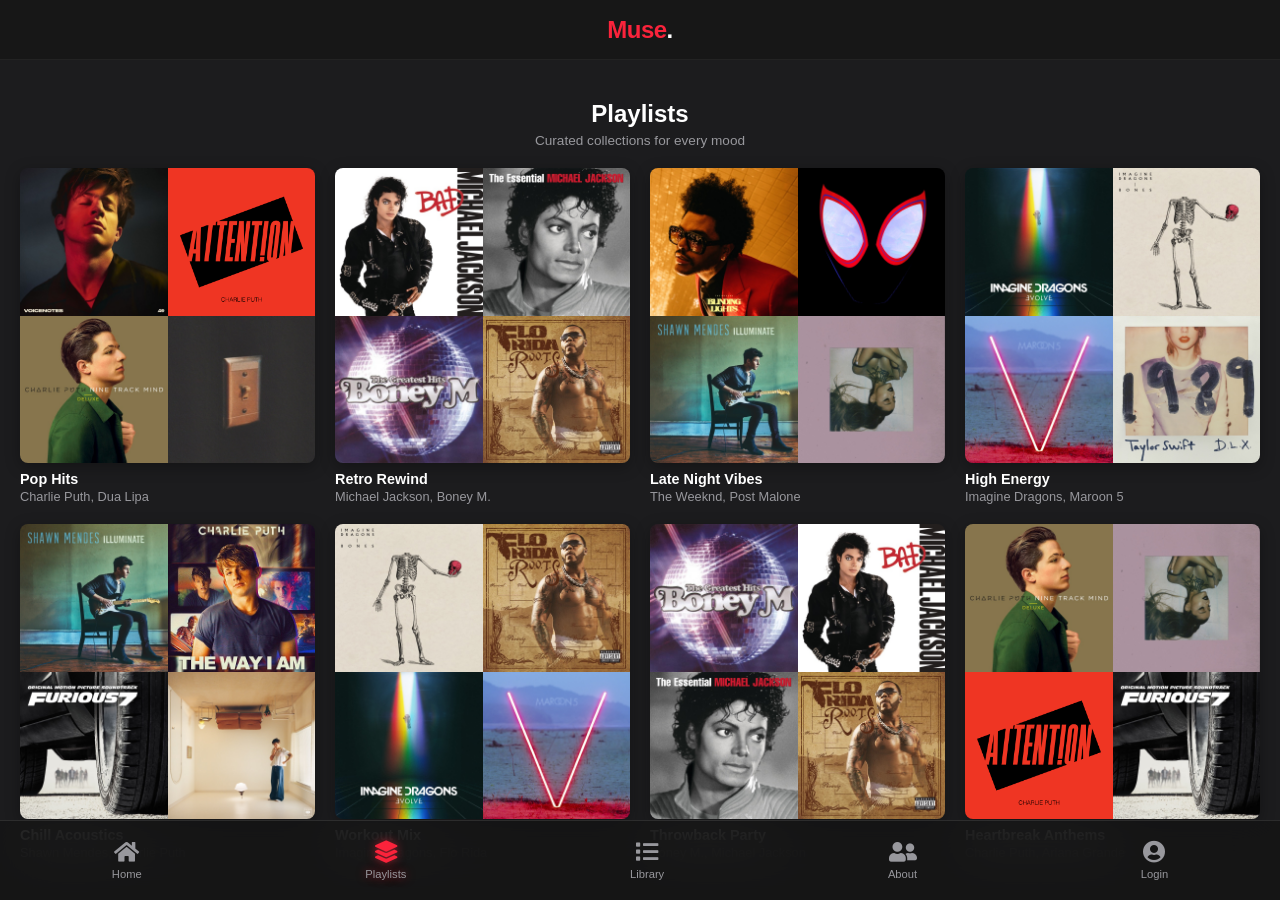
<file: playlists.html>
<!DOCTYPE html>
<html lang="en">

<head>
    <meta charset="UTF-8">
    <meta name="viewport" content="width=device-width, initial-scale=1.0">
    <title>Playlists - Muse.</title>
    <link rel="stylesheet" href="style.css">
    <link rel="stylesheet" href="https://cdnjs.cloudflare.com/ajax/libs/font-awesome/5.13.0/css/all.min.css">
    <link rel="shortcut icon" href="images/favicon.ico" type="image/x-icon">
</head>

<body>
    <div class="player">
        <div class="wrapper">
            <div class="top-bar">
                <a href="home.html" class="logo-link">
                    <h1 class="logo"><span class="logo-red">Muse</span><span class="logo-white">.</span></h1>
                </a>
            </div>

            <div class="content-area">
                <div class="details">
                    <h2 style="margin-bottom: 5px;">Playlists</h2>
                    <p style="font-size: 0.85rem; margin-bottom: 20px;">Curated collections for every mood</p>
                </div>

                <div class="grid-container">
                    <!-- Playlist 1: Pop Hits -->
                    <div class="card playlist-card" onclick="playPlaylist('Pop Hits')">
                        <div class="playlist-art">
                            <img src="images/voicenotes.jpg">
                            <img src="images/attention.png">
                            <img src="images/we_dont_talk_anymore.jpg">
                            <img src="images/light_switch.jpg">
                        </div>
                        <h4>Pop Hits</h4>
                        <p>Charlie Puth, Dua Lipa</p>
                    </div>

                    <!-- Playlist 2: Retro Rewind -->
                    <div class="card playlist-card" onclick="playPlaylist('Retro Rewind')">
                        <div class="playlist-art">
                            <img src="images/bad.jpg">
                            <img src="images/michael_jackson.jpg">
                            <img src="images/boney_m.jpg">
                            <img src="images/roots.jpg">
                        </div>
                        <h4>Retro Rewind</h4>
                        <p>Michael Jackson, Boney M.</p>
                    </div>

                    <!-- Playlist 3: Late Night Vibes -->
                    <div class="card playlist-card" onclick="playPlaylist('Late Night Vibes')">
                        <div class="playlist-art">
                            <img src="images/blinding_lights.jpg">
                            <img src="images/sunflower.jpg">
                            <img src="images/illuminate.jpg">
                            <img src="images/thank_u_next.jpg">
                        </div>
                        <h4>Late Night Vibes</h4>
                        <p>The Weeknd, Post Malone</p>
                    </div>

                    <!-- Playlist 4: High Energy -->
                    <div class="card playlist-card" onclick="playPlaylist('High Energy')">
                        <div class="playlist-art">
                            <img src="images/evolve.jpg">
                            <img src="images/bones.jpg">
                            <img src="images/v.jpg">
                            <img src="images/1989.jpg">
                        </div>
                        <h4>High Energy</h4>
                        <p>Imagine Dragons, Maroon 5</p>
                    </div>

                    <!-- Playlist 5: Chill Acoustics -->
                    <div class="card playlist-card" onclick="playPlaylist('Chill Acoustics')">
                        <div class="playlist-art">
                            <img src="images/illuminate.jpg">
                            <img src="images/the_way_i_am.jpg">
                            <img src="images/see_you_again.jpg">
                            <img src="images/harry_house.jpg">
                        </div>
                        <h4>Chill Acoustics</h4>
                        <p>Shawn Mendes, Charlie Puth</p>
                    </div>

                    <!-- Playlist 6: Workout Mix -->
                    <div class="card playlist-card" onclick="playPlaylist('Workout Mix')">
                        <div class="playlist-art">
                            <img src="images/bones.jpg">
                            <img src="images/roots.jpg">
                            <img src="images/evolve.jpg">
                            <img src="images/v.jpg">
                        </div>
                        <h4>Workout Mix</h4>
                        <p>Imagine Dragons, Flo Rida</p>
                    </div>

                    <!-- Playlist 7: Throwback Party -->
                    <div class="card playlist-card" onclick="playPlaylist('Throwback Party')">
                        <div class="playlist-art">
                            <img src="images/boney_m.jpg">
                            <img src="images/bad.jpg">
                            <img src="images/michael_jackson.jpg">
                            <img src="images/roots.jpg">
                        </div>
                        <h4>Throwback Party</h4>
                        <p>Boney M., Michael Jackson</p>
                    </div>

                    <!-- Playlist 8: Heartbreak Anthems -->
                    <div class="card playlist-card" onclick="playPlaylist('Heartbreak Anthems')">
                        <div class="playlist-art">
                            <img src="images/we_dont_talk_anymore.jpg">
                            <img src="images/thank_u_next.jpg">
                            <img src="images/attention.png">
                            <img src="images/see_you_again.jpg">
                        </div>
                        <h4>Heartbreak Anthems</h4>
                        <p>Charlie Puth, Ariana Grande</p>
                    </div>
                </div>
            </div>

            <nav class="nav-bar">
                <a href="home.html" class="nav-item">
                    <i class="fas fa-home"></i>
                    <span>Home</span>
                </a>
                <a href="playlists.html" class="nav-item active">
                    <i class="fas fa-layer-group"></i>
                    <span>Playlists</span>
                </a>
                <a href="library.html" class="nav-item">
                    <i class="fas fa-list"></i>
                    <span>Library</span>
                </a>
                <a href="about.html" class="nav-item">
                    <i class="fas fa-user-friends"></i>
                    <span>About</span>
                </a>
                <a href="login.html" class="nav-item" id="navLoginBtn">
                    <i class="fas fa-user-circle"></i>
                    <span id="navLoginText">Login</span>
                </a>
            </nav>
        </div>
    </div>

    <script src="auth.js"></script>
    <script>
        function playPlaylist(name) {
            if (name === 'Pop Hits') window.location.href = 'player.html?track=10';
            if (name === 'Retro Rewind') window.location.href = 'player.html?track=4';
            if (name === 'Late Night Vibes') window.location.href = 'player.html?track=7';
            if (name === 'High Energy') window.location.href = 'player.html?track=5';
            if (name === 'Chill Acoustics') window.location.href = 'player.html?track=18';
            if (name === 'Workout Mix') window.location.href = 'player.html?track=9';
            if (name === 'Throwback Party') window.location.href = 'player.html?track=14';
            if (name === 'Heartbreak Anthems') window.location.href = 'player.html?track=19';
        }

        AuthManager.updateNavLogin();
    </script>
</body>

</html>
</file>
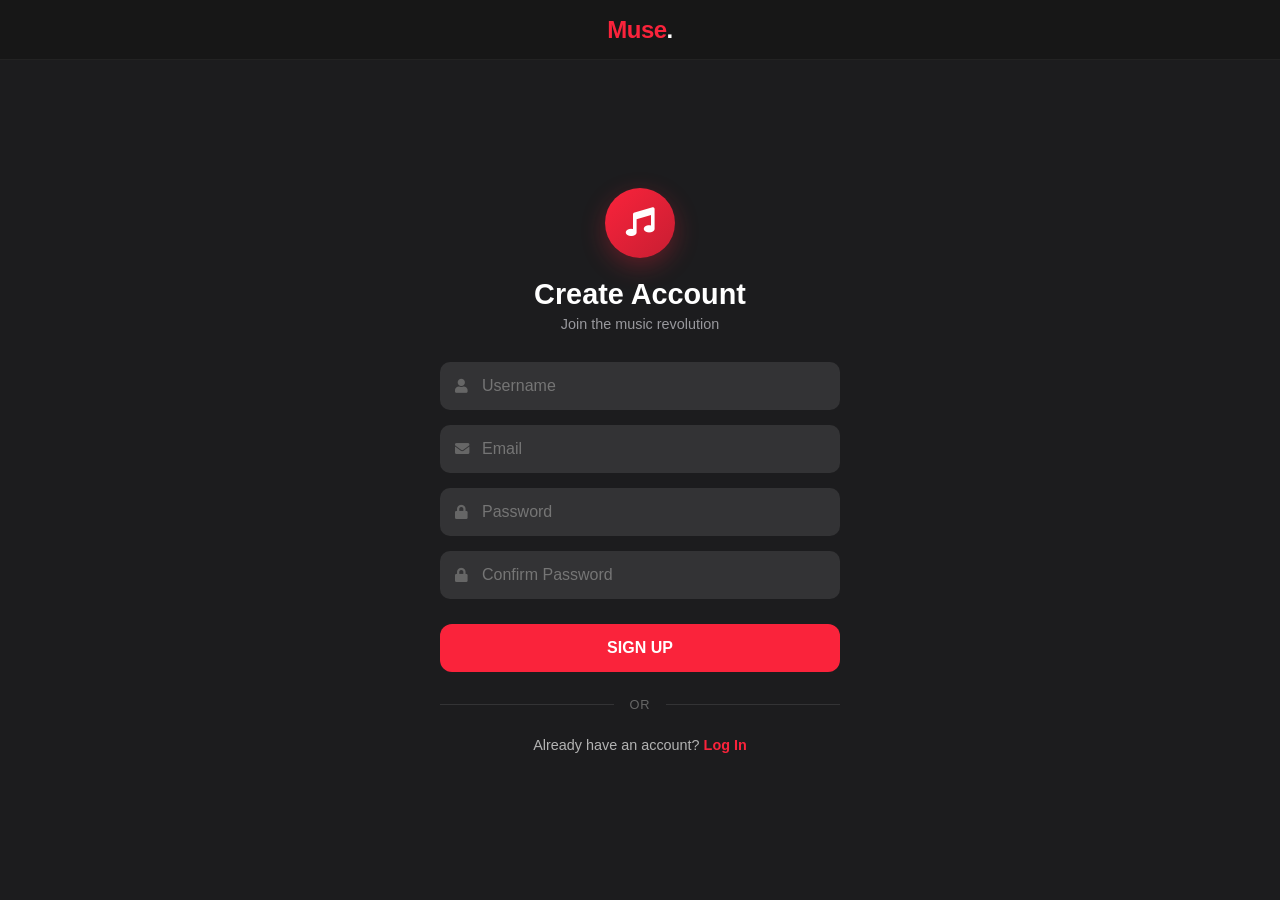
<file: signup.html>
<!DOCTYPE html>
<html lang="en">

<head>
    <meta charset="UTF-8">
    <meta name="viewport" content="width=device-width, initial-scale=1.0">
    <title>Sign Up - Muse.</title>
    <link rel="stylesheet" href="style.css">
    <link rel="stylesheet" href="https://cdnjs.cloudflare.com/ajax/libs/font-awesome/5.13.0/css/all.min.css">
    <link rel="shortcut icon" href="images/favicon.ico" type="image/x-icon">
</head>

<body>
    <div class="player">
        <div class="wrapper" style="justify-content: center; padding: 40px; padding-top: 80px;">
            <div class="top-bar">
                <a href="home.html" class="logo-link">
                    <h1 class="logo"><span class="logo-red">Muse</span><span class="logo-white">.</span></h1>
                </a>
            </div>

            <div class="auth-container">
                <div class="auth-icon">
                    <i class="fas fa-music"></i>
                </div>
                <h1 class="auth-title">Create Account</h1>
                <p class="auth-subtitle">Join the music revolution</p>

                <form id="signupForm" onsubmit="handleSignup(event)" style="width: 100%;">
                    <div class="input-group">
                        <i class="fas fa-user input-icon"></i>
                        <input type="text" id="signupUsername" placeholder="Username" required>
                    </div>
                    <div class="input-group">
                        <i class="fas fa-envelope input-icon"></i>
                        <input type="email" id="signupEmail" placeholder="Email" required>
                    </div>
                    <div class="input-group">
                        <i class="fas fa-lock input-icon"></i>
                        <input type="password" id="signupPassword" placeholder="Password" required minlength="4">
                    </div>
                    <div class="input-group">
                        <i class="fas fa-lock input-icon"></i>
                        <input type="password" id="signupConfirmPassword" placeholder="Confirm Password" required minlength="4">
                    </div>
                    <button type="submit">SIGN UP</button>
                </form>

                <div class="auth-error" id="signupError" style="display: none;">
                    <i class="fas fa-exclamation-circle"></i>
                    <span id="signupErrorText"></span>
                </div>

                <div class="auth-success" id="signupSuccess" style="display: none;">
                    <i class="fas fa-check-circle"></i>
                    <span id="signupSuccessText"></span>
                </div>

                <div class="auth-divider"><span>or</span></div>

                <div class="auth-footer">
                    <span style="color: #B3B3B3;">Already have an account? </span>
                    <a href="login.html" style="font-weight: bold;">Log In</a>
                </div>
            </div>
        </div>
    </div>

    <script src="auth.js"></script>
    <script>
        function handleSignup(event) {
            event.preventDefault();
            var username = document.getElementById('signupUsername').value.trim();
            var email = document.getElementById('signupEmail').value.trim();
            var password = document.getElementById('signupPassword').value;
            var confirmPassword = document.getElementById('signupConfirmPassword').value;
            var errorEl = document.getElementById('signupError');
            var errorText = document.getElementById('signupErrorText');
            var successEl = document.getElementById('signupSuccess');
            var successText = document.getElementById('signupSuccessText');

            errorEl.style.display = 'none';
            successEl.style.display = 'none';

            if (password !== confirmPassword) {
                errorEl.style.display = 'flex';
                errorText.textContent = 'Passwords do not match!';
                errorEl.classList.remove('shake');
                void errorEl.offsetWidth;
                errorEl.classList.add('shake');
                return;
            }

            var result = AuthManager.signup(username, email, password);
            if (result.success) {
                successEl.style.display = 'flex';
                successText.textContent = result.message;
                setTimeout(function() { window.location.href = 'home.html'; }, 1500);
            } else {
                errorEl.style.display = 'flex';
                errorText.textContent = result.message;
                errorEl.classList.remove('shake');
                void errorEl.offsetWidth;
                errorEl.classList.add('shake');
            }
        }
    </script>
</body>

</html>
</file>
<file: style.css>
* {
    box-sizing: border-box;
    margin: 0;
    padding: 0;
}

body {
    font-family: -apple-system, BlinkMacSystemFont, "Segoe UI", Roboto, Helvetica, Arial, sans-serif, "Apple Color Emoji", "Segoe UI Emoji", "Segoe UI Symbol";
    background: #000000;
    color: white;
    height: 100vh;
    display: flex;
    justify-content: center;
    align-items: center;
    overflow: hidden;
}

.player {
    width: 100%;
    height: 100%;
    display: flex;
    justify-content: center;
    align-items: center;
}

/* Responsive Dashboard Container */
.wrapper {
    width: 100%;
    height: 100%;
    background-color: #1c1c1e;
    overflow: hidden;
    position: relative;
    display: flex;
    flex-direction: column;
    z-index: 1;
    /* For backdrop */
}

/* Blurred Backdrop Pseudo-element */
.wrapper::before {
    content: '';
    position: absolute;
    top: 0;
    left: 0;
    right: 0;
    bottom: 0;
    background-size: cover;
    background-position: center;
    filter: blur(60px) brightness(0.4);
    z-index: -1;
    transition: background-image 0.5s ease-in-out;
}

/* Full Screen Mode - No Fixed Dashboard */
@media (min-width: 768px) {
    .wrapper {
        width: 100%;
        height: 100%;
        border-radius: 0;
        box-shadow: none;
        border: none;
    }
}



/* Sticky Top Bar */
.top-bar {
    position: absolute;
    top: 0;
    left: 0;
    width: 100%;
    height: 60px;
    display: flex;
    justify-content: center;
    align-items: center;
    padding: 0 25px;
    background: #171717;
    /* Deep solid black/gray */
    border-bottom: 1px solid rgba(255, 255, 255, 0.05);
    z-index: 50;
}

.logo-link {
    text-decoration: none;
    display: flex;
    align-items: center;
    justify-content: center;
    flex: 1;
    /* Helps center the logo */
}

.logo {
    font-size: 1.5rem;
    font-weight: 700;
    letter-spacing: -0.5px;
    margin: 0;
}

.logo-red {
    color: #fa233b;
}

.logo-white {
    color: #fff;
}

.login-icon {
    color: white;
    font-size: 1.5rem;
    opacity: 0.8;
    transition: opacity 0.3s;
}

.login-icon:hover {
    opacity: 1;
}

/* Scrollable Content Area - Adjusted for Sticky Header */
.content-area {
    flex: 1;
    overflow-y: auto;
    padding: 20px;
    padding-top: 80px;
    /* Space for Sticky Header */
    padding-bottom: 90px;
    /* Space for Bottom Nav */
}

/* Hide Scrollbar */
.content-area::-webkit-scrollbar {
    width: 8px;
}

.content-area::-webkit-scrollbar-thumb {
    background: rgba(255, 255, 255, 0.1);
    border-radius: 4px;
}

/* Typography */
h1,
h2,
h3,
h4 {
    color: white;
    margin-bottom: 5px;
    font-weight: 700;
}

p,
span,
div {
    color: #98989d;
    /* Lighter Apple Gray for better contrast on blur */
}

a {
    color: #fa233b;
    /* Apple Red */
    text-decoration: none;
    transition: opacity 0.2s;
}

a:hover {
    opacity: 0.8;
}

/* Home Page: Hero Section */
.hero-section {
    width: 100%;
    height: 250px;
    border-radius: 12px;
    background: linear-gradient(135deg, #4c1d95, #fa233b);
    /* Fallback / Gradient */
    position: relative;
    padding: 20px;
    display: flex;
    flex-direction: column;
    justify-content: flex-end;
    overflow: hidden;
    margin-bottom: 30px;
    box-shadow: 0 10px 30px rgba(0, 0, 0, 0.3);
    cursor: pointer;
}

.hero-img {
    position: absolute;
    top: 0;
    left: 0;
    width: 100%;
    height: 100%;
    object-fit: cover;
    opacity: 0.6;
    transition: transform 0.3s;
    z-index: 0;
}

.hero-section:hover .hero-img {
    transform: scale(1.05);
}

.hero-section h1,
.hero-section p {
    position: relative;
    z-index: 1;
    text-shadow: 0 2px 10px rgba(0, 0, 0, 0.5);
}

.hero-section h1 {
    font-size: 2.5rem;
    margin-bottom: 5px;
}

/* Home Page: Horizontal Scroll */
.horizontal-scroll {
    display: flex;
    overflow-x: auto;
    gap: 15px;
    padding-bottom: 10px;
    -webkit-overflow-scrolling: touch;
}

.horizontal-scroll::-webkit-scrollbar {
    display: none;
}

.scroll-card {
    min-width: 140px;
    width: 140px;
}

/* Home Page: Action Rows */
.action-row {
    display: flex;
    align-items: center;
    background: rgba(255, 255, 255, 0.08);
    /* Glassy look */
    padding: 15px;
    border-radius: 12px;
    margin-bottom: 10px;
    color: white;
    /* Override default link color */
}

.action-row:hover {
    background: rgba(255, 255, 255, 0.15);
}

.action-icon {
    font-size: 1.5rem;
    color: #fa233b;
    margin-right: 15px;
    width: 30px;
    text-align: center;
}

.action-text {
    flex: 1;
}

.action-text h4 {
    margin: 0;
    font-size: 1rem;
    color: white;
}

.action-text p {
    margin: 0;
    font-size: 0.8rem;
    color: #98989d;
}

.action-arrow {
    color: #555;
    font-size: 0.9rem;
}

/* Bottom Navigation */
.nav-bar {
    position: absolute;
    bottom: 0;
    left: 0;
    width: 100%;
    height: 80px;
    background: rgba(20, 20, 20, 0.85);
    /* Darker for contrast */
    backdrop-filter: blur(25px);
    -webkit-backdrop-filter: blur(25px);
    display: flex;
    justify-content: space-around;
    align-items: center;
    border-top: 1px solid rgba(255, 255, 255, 0.1);
    z-index: 10;
}

.nav-item {
    display: flex;
    flex-direction: column;
    align-items: center;
    color: #98989d;
    font-size: 0.7rem;
    font-weight: 500;
    transition: color 0.3s;
}

.nav-item i {
    font-size: 1.4rem;
    margin-bottom: 4px;
}

.nav-item:hover,
.nav-item.active {
    color: #fa233b;
}

/* Cards & Grids */
.grid-container {
    display: grid;
    grid-template-columns: repeat(4, 1fr);
    /* 4 items per row */
    gap: 20px;
}

.card {
    background: transparent;
    padding: 0;
    border-radius: 0;
    text-align: left;
    cursor: pointer;
}

.card:hover img {
    opacity: 0.8;
}

.card img {
    width: 100%;
    border-radius: 8px;
    /* Slightly tighter radius */
    margin-bottom: 8px;
    box-shadow: 0 4px 15px rgba(0, 0, 0, 0.3);
    transition: opacity 0.2s;
}

.card h4 {
    font-size: 0.9rem;
    margin: 5px 0 2px 0;
    color: white;
    white-space: nowrap;
    overflow: hidden;
    text-overflow: ellipsis;
}

.card p {
    font-size: 0.8rem;
}

/* Playlist Cards (Collage) */
.playlist-card .playlist-art {
    display: grid;
    grid-template-columns: 1fr 1fr;
    grid-template-rows: 1fr 1fr;
    width: 100%;
    aspect-ratio: 1/1;
    border-radius: 8px;
    overflow: hidden;
    margin-bottom: 8px;
    box-shadow: 0 4px 15px rgba(0, 0, 0, 0.3);
}

.playlist-card .playlist-art img {
    width: 100%;
    height: 100%;
    object-fit: cover;
    margin: 0;
    border-radius: 0;
    box-shadow: none;
}

/* List / Library */
.song-list {
    width: 100%;
    border-collapse: collapse;
}

.song-list th {
    text-align: left;
    color: #98989d;
    font-size: 0.75rem;
    padding-bottom: 10px;
    border-bottom: 1px solid rgba(255, 255, 255, 0.1);
    text-transform: uppercase;
    letter-spacing: 1px;
    font-weight: 600;
}

.song-list td {
    padding: 12px 0;
    border-bottom: 1px solid rgba(255, 255, 255, 0.05);
    /* Subtler divider */
    color: white;
    font-size: 0.95rem;
}

.song-list img {
    width: 45px;
    height: 45px;
    border-radius: 6px;
    vertical-align: middle;
    margin-right: 15px;
    box-shadow: 0 2px 5px rgba(0, 0, 0, 0.3);
}

/* Forms */
input {
    width: 100%;
    padding: 15px;
    margin-bottom: 15px;
    background: rgba(255, 255, 255, 0.1);
    border: none;
    border-radius: 10px;
    color: white;
    font-size: 1rem;
}

input:focus {
    outline: none;
    background: rgba(255, 255, 255, 0.15);
}

button[type="submit"] {
    width: 100%;
    padding: 15px;
    background: #fa233b;
    color: white;
    border: none;
    border-radius: 12px;
    font-weight: bold;
    cursor: pointer;
    font-size: 1rem;
    margin-top: 10px;
}

button[type="submit"]:hover {
    background: #d41c30;
}

/* Player UI Polished */
.details {
    display: flex;
    flex-direction: column;
    align-items: center;
    margin-top: 20px;
    text-align: center;
}

.track-art {
    width: 280px;
    height: 280px;
    background-size: cover;
    background-position: center;
    border-radius: 12px;
    /* Apple Music uses rounded squares mostly, but user asked for circle before. Let's verify requirement. 
                           Req 5 says "Dynamic Background" and "Controls Redesign". User didn't revert Vinyl art requirement explicitly but 
                           usually Apple Music has rounded square art with shadow. 
                           User Prompt Step 137 said "Circle". Step 215 didn't mention art shape change, only background.
                           I will stick to the previous "Vinyl" circle style if preferred, OR modern square. 
                           Let's stick to the previous Cycle (Vinyl) style from Step 137 BUT Step 215 implies "Polished Apple Music". 
                           Let's see: Step 215 says "Dynamic, premium look". 
                           Actually, Step 185 user reverted Sidebar. Step 215 is new. 
                           The previous state had Circle Art. 
                           Let's keep Circle Art as it was a specific request in 137 and no overrides in 215. */
    border-radius: 50%;
    box-shadow: 0 20px 50px rgba(0, 0, 0, 0.5);
    margin: 30px 0;
    border: none;
    /* Cleaner without border */
}

/* Rotation Animation */
.rotate {
    animation: rotation 10s infinite linear;
}

@keyframes rotation {
    from {
        transform: rotate(0deg);
    }

    to {
        transform: rotate(359deg);
    }
}

.track-name {
    font-size: 1.6rem;
    font-weight: 700;
    color: white;
    margin-bottom: 8px;
    text-shadow: 0 2px 10px rgba(0, 0, 0, 0.5);
}

.track-artist {
    font-size: 1.1rem;
    color: #ffadb6;
    /* Lighter Red/Pink for better visibility on dark blur */
    font-weight: 500;
    text-shadow: 0 2px 10px rgba(0, 0, 0, 0.5);
}

/* Sliders (Apple Music Style) */
.slider_container {
    display: flex;
    justify-content: center;
    align-items: center;
    width: 85%;
    max-width: 400px;
    margin: 25px auto 10px auto;
}

input[type=range] {
    -webkit-appearance: none;
    appearance: none;
    width: 100%;
    height: 4px;
    background: rgba(255, 255, 255, 0.2);
    border-radius: 2px;
    margin: 0 10px;
    padding: 0;
    /* Reset padding for inputs which was set globally */
}

input[type=range]::-webkit-slider-thumb {
    -webkit-appearance: none;
    height: 20px;
    /* Larger hit area, visual small */
    width: 20px;
    border-radius: 50%;
    background: white;
    cursor: pointer;
    box-shadow: 0 2px 6px rgba(0, 0, 0, 0.4);
    margin-top: -8px;
    /* Center thumb */
    border: 6px solid transparent;
    /* Trick to make visual smaller but hit area big? Or just design: */
    /* Let's make it standard Apple style: small white distinct thumb */
    height: 12px;
    width: 12px;
    margin-top: -4px;
    border: none;
}

input[type=range]:hover::-webkit-slider-thumb {
    transform: scale(1.2);
}

/* Buttons */
.buttons {
    display: flex;
    flex-direction: row;
    align-items: center;
    justify-content: center;
    margin-top: 20px;
    gap: 40px;
}

.playpause-track i {
    color: white;
    font-size: 4rem;
    transition: transform 0.2s;
    filter: drop-shadow(0 4px 10px rgba(0, 0, 0, 0.3));
}

.playpause-track:hover i {
    transform: scale(1.1);
}

.prev-track i,
.next-track i {
    color: white;
    font-size: 2.5rem;
    opacity: 1;
}

.random-track i,
.repeat-track i {
    color: rgba(255, 255, 255, 0.6);
    font-size: 1.2rem;
}

.randomActive,
.active {
    color: #fa233b !important;
    text-shadow: 0 0 10px rgba(250, 35, 59, 0.6);
}

/* Back Button */
.back-btn {
    position: absolute;
    top: 25px;
    left: 25px;
    color: white;
    font-size: 1.2rem;
    z-index: 100;
    background: rgba(255, 255, 255, 0.2);
    width: 36px;
    height: 36px;
    border-radius: 50%;
    display: flex;
    justify-content: center;
    align-items: center;
    backdrop-filter: blur(10px);
}

/* About / Developer Cards */
/* Team Container */
.dev-container {
    display: flex;
    flex-direction: column;
    gap: 30px;
    /* More space between cards */
    margin-bottom: 40px;
}

@media (min-width: 768px) {
    .dev-container {
        flex-direction: row;
        align-items: stretch;
        /* Cards same height */
    }
}

/* Developer Card styling */
.dev-card {
    background: rgba(255, 255, 255, 0.05);
    border: 1px solid rgba(255, 255, 255, 0.1);
    border-radius: 20px;
    padding: 40px 30px;
    text-align: center;
    flex: 1;
    transition: transform 0.3s, background 0.3s;
}

.dev-card:hover {
    transform: translateY(-5px);
    background: rgba(255, 255, 255, 0.08);
}

/* The Circle Avatar */
.initials-avatar {
    width: 100px;
    height: 100px;
    border-radius: 50%;
    background: linear-gradient(135deg, #fa233b, #4c1d95);
    /* Apple Red to Deep Purple */
    color: white;
    font-size: 2.5rem;
    font-weight: 700;
    display: flex;
    justify-content: center;
    align-items: center;
    margin: 0 auto 20px auto;
    box-shadow: 0 10px 25px rgba(0, 0, 0, 0.4);
    border: 3px solid rgba(255, 255, 255, 0.1);
}

/* Typography Overrides */
.dev-card h3 {
    font-size: 1.6rem;
    margin-bottom: 5px;
    color: white;
}

.role {
    color: #fa233b;
    font-size: 0.85rem;
    text-transform: uppercase;
    letter-spacing: 2px;
    font-weight: 600;
    margin-bottom: 25px;
}

.dev-bio {
    color: #b3b3b3;
    font-size: 0.95rem;
    line-height: 1.6;
}

/* Distinct Project Overview Section */
.project-card {
    background: rgba(0, 0, 0, 0.2);
    /* Darker contrast */
    border: 1px solid rgba(255, 255, 255, 0.05);
    border-radius: 20px;
    padding: 30px;
    margin-top: 20px;
}

.project-card h3 {
    color: white;
    font-size: 1.4rem;
    margin-bottom: 15px;
    border-bottom: 1px solid rgba(255, 255, 255, 0.1);
    padding-bottom: 10px;
}

.project-card p {
    color: #98989d;
    line-height: 1.7;
    margin-bottom: 20px;
}

.tech-stack-tags {
    display: flex;
    flex-wrap: wrap;
    gap: 10px;
}

.tech-tag {
    background: rgba(250, 35, 59, 0.15);
    color: #fa233b;
    padding: 6px 14px;
    border-radius: 20px;
    font-size: 0.8rem;
    font-weight: 600;
    border: 1px solid rgba(250, 35, 59, 0.3);
}

/* ============================================
   HOME PAGE: Greeting Section
   ============================================ */
.home-greeting {
    margin-bottom: 20px;
}

.home-greeting h2 {
    font-size: 1.6rem;
    font-weight: 700;
    margin-bottom: 2px;
}

.greeting-sub {
    font-size: 0.85rem;
    color: #98989d;
}

/* Section Headers */
.section-header {
    display: flex;
    justify-content: space-between;
    align-items: center;
    margin-bottom: 15px;
}

.section-header h3 {
    margin: 0;
    font-size: 1.1rem;
}

.see-all {
    font-size: 0.8rem;
    color: #fa233b;
    font-weight: 600;
    text-transform: uppercase;
    letter-spacing: 0.5px;
}

/* Hero Badge */
.hero-badge {
    position: relative;
    z-index: 1;
    display: inline-flex;
    align-items: center;
    gap: 6px;
    background: rgba(250, 35, 59, 0.85);
    color: white;
    font-size: 0.7rem;
    font-weight: 700;
    text-transform: uppercase;
    letter-spacing: 1px;
    padding: 5px 12px;
    border-radius: 20px;
    margin-bottom: 8px;
    width: fit-content;
}

/* Recently Played Grid */
.recent-grid {
    display: grid;
    grid-template-columns: 1fr 1fr;
    gap: 10px;
}

.recent-card {
    display: flex;
    align-items: center;
    background: rgba(255, 255, 255, 0.07);
    border-radius: 8px;
    overflow: hidden;
    cursor: pointer;
    transition: background 0.2s;
}

.recent-card:hover {
    background: rgba(255, 255, 255, 0.12);
}

.recent-card img {
    width: 50px;
    height: 50px;
    object-fit: cover;
    flex-shrink: 0;
}

.recent-info {
    padding: 6px 10px;
    overflow: hidden;
}

.recent-info h4 {
    font-size: 0.75rem;
    margin: 0;
    white-space: nowrap;
    overflow: hidden;
    text-overflow: ellipsis;
}

.recent-info p {
    font-size: 0.65rem;
    margin: 0;
    color: #98989d;
}

@media (max-width: 400px) {
    .recent-grid {
        grid-template-columns: 1fr;
    }
}

/* ============================================
   AUTH PAGES: Container & Styling
   ============================================ */
.auth-container {
    width: 100%;
    max-width: 400px;
    margin: 0 auto;
    text-align: center;
}

.auth-icon {
    width: 70px;
    height: 70px;
    border-radius: 50%;
    background: linear-gradient(135deg, #fa233b, #c71e32);
    display: flex;
    justify-content: center;
    align-items: center;
    margin: 0 auto 20px auto;
    box-shadow: 0 8px 25px rgba(250, 35, 59, 0.3);
}

.auth-icon i {
    color: white;
    font-size: 1.8rem;
}

.auth-title {
    font-size: 1.8rem;
    color: white;
    margin-bottom: 5px;
}

.auth-subtitle {
    font-size: 0.9rem;
    color: #98989d;
    margin-bottom: 30px;
}

/* Input Groups with Icons */
.input-group {
    position: relative;
    width: 100%;
    margin-bottom: 15px;
}

.input-group .input-icon {
    position: absolute;
    left: 15px;
    top: 50%;
    transform: translateY(-50%);
    color: #666;
    font-size: 0.9rem;
    z-index: 2;
    pointer-events: none;
}

.input-group input {
    padding-left: 42px;
    margin-bottom: 0;
}

/* Auth Options (Remember Me + Forgot) */
.auth-options {
    display: flex;
    justify-content: space-between;
    align-items: center;
    margin-bottom: 15px;
    font-size: 0.8rem;
}

.remember-me {
    display: flex;
    align-items: center;
    gap: 6px;
    color: #98989d;
    cursor: pointer;
}

.remember-me input[type="checkbox"] {
    width: 16px;
    height: 16px;
    margin: 0;
    accent-color: #fa233b;
    cursor: pointer;
}

.remember-me span {
    color: #98989d;
}

.forgot-link {
    color: #fa233b;
    font-weight: 600;
    font-size: 0.8rem;
}

/* Error & Success Messages */
.auth-error {
    display: flex;
    align-items: center;
    gap: 8px;
    background: rgba(239, 68, 68, 0.15);
    border: 1px solid rgba(239, 68, 68, 0.3);
    color: #ef4444;
    padding: 10px 14px;
    border-radius: 10px;
    font-size: 0.85rem;
    margin-top: 15px;
    text-align: left;
}

.auth-success {
    display: flex;
    align-items: center;
    gap: 8px;
    background: rgba(16, 185, 129, 0.15);
    border: 1px solid rgba(16, 185, 129, 0.3);
    color: #10b981;
    padding: 10px 14px;
    border-radius: 10px;
    font-size: 0.85rem;
    margin-top: 15px;
    text-align: left;
}

/* Divider */
.auth-divider {
    display: flex;
    align-items: center;
    margin: 25px 0;
    gap: 15px;
}

.auth-divider::before,
.auth-divider::after {
    content: '';
    flex: 1;
    height: 1px;
    background: rgba(255, 255, 255, 0.1);
}

.auth-divider span {
    color: #666;
    font-size: 0.8rem;
    text-transform: uppercase;
    letter-spacing: 1px;
}

.auth-footer {
    text-align: center;
    font-size: 0.9rem;
}

/* Shake Animation */
@keyframes shake {
    0%, 100% { transform: translateX(0); }
    20% { transform: translateX(-8px); }
    40% { transform: translateX(8px); }
    60% { transform: translateX(-5px); }
    80% { transform: translateX(5px); }
}

.shake {
    animation: shake 0.4s ease-in-out;
}

/* ============================================
   FORGOT PASSWORD: Steps
   ============================================ */
.otp-hint {

    font-size: 0.75rem;
    color: #10b981;
    margin-bottom: 15px;
    font-weight: 600;
}

/* Progress Step Dots */
.forgot-steps {
    display: flex;
    justify-content: center;
    gap: 8px;
    margin-top: 25px;
}

.step-dot {
    width: 8px;
    height: 8px;
    border-radius: 50%;
    background: rgba(255, 255, 255, 0.15);
    transition: background 0.3s, transform 0.3s;
}

.step-dot.active {
    background: #fa233b;
    transform: scale(1.2);
    text-shadow: none;
    color: #fa233b;
}

/* Button link wrapper (for forgot password success) */
.btn-link {
    display: block;
    text-decoration: none;
    width: 100%;
    margin-top: 20px;
}

.btn-link button {
    width: 100%;
    padding: 15px;
    background: #fa233b;
    color: white;
    border: none;
    border-radius: 12px;
    font-weight: bold;
    cursor: pointer;
    font-size: 1rem;
}

.btn-link button:hover {
    background: #d41c30;
}

/* ============================================
   LANDING PAGE (Redesign)
   ============================================ */
:root {
    --red: #fa233b;
    --bg: #000;
    --surface: rgba(255,255,255,0.05);
    --border: rgba(255,255,255,0.08);
    --text-primary: #fff;
    --text-secondary: #98989d;
    --transition-slow: 0.6s cubic-bezier(0.16, 1, 0.3, 1);
    --transition-fast: 0.25s ease;
}

body.landing-page { 
    background: var(--bg); 
    color: var(--text-primary); 
    overflow-x: hidden; 
    overflow-y: auto; 
    font-family: -apple-system, BlinkMacSystemFont, "Segoe UI", sans-serif; 
    display: block; 
    height: auto; 
}
body.landing-page .player, body.landing-page .wrapper { 
    all: unset; 
    display: block; 
    width: 100%; 
}

/* NAV */
.landing-nav { position: fixed; top: 0; left: 0; width: 100%; height: 56px; background: rgba(0,0,0,0.7); backdrop-filter: blur(20px); -webkit-backdrop-filter: blur(20px); border-bottom: 1px solid var(--border); z-index: 1000; display: flex; align-items: center; justify-content: space-between; padding: 0 clamp(16px, 4vw, 40px); transition: background var(--transition-fast); }
.landing-nav.scrolled { background: rgba(0,0,0,0.95); }
.landing-nav .logo { font-size: 1.4rem; font-weight: 700; }
.landing-nav .logo-red { color: var(--red); }
.landing-nav .logo-white { color: #fff; }
.nav-buttons { display: flex; gap: 8px; align-items: center; }
.nav-btn { border-radius: 20px; padding: 6px 16px; font-size: 0.82rem; font-weight: 600; cursor: pointer; transition: all var(--transition-fast); text-decoration: none; white-space: nowrap; }
.nav-btn-ghost { border: 1px solid rgba(255,255,255,0.3); background: transparent; color: white; }
.nav-btn-ghost:hover { background: rgba(255,255,255,0.1); opacity: 1; }
.nav-btn-fill { border: none; background: var(--red); color: white; }
.nav-btn-fill:hover { background: #d41c30; opacity: 1; }

/* HERO */
.hero { position: relative; width: 100%; min-height: 100vh; display: flex; flex-direction: column; justify-content: center; align-items: center; text-align: center; overflow: hidden; padding: 80px 20px 0; }
.hero-bg { position: absolute; inset: 0; z-index: 0; animation: bgPulse 8s ease-in-out infinite; }
@keyframes bgPulse {
    0%, 100% { background: radial-gradient(ellipse at 20% 50%, rgba(250,35,59,0.15) 0%, transparent 60%), radial-gradient(ellipse at 80% 20%, rgba(76,29,149,0.15) 0%, transparent 60%), #000; }
    50% { background: radial-gradient(ellipse at 60% 80%, rgba(250,35,59,0.2) 0%, transparent 60%), radial-gradient(ellipse at 30% 10%, rgba(76,29,149,0.2) 0%, transparent 60%), #000; }
}
.hero-content { position: relative; z-index: 2; }
.hero-badge { display: inline-block; background: rgba(250,35,59,0.15); border: 1px solid rgba(250,35,59,0.4); color: var(--red); border-radius: 20px; padding: 5px 14px; font-size: 0.75rem; letter-spacing: 2px; text-transform: uppercase; margin-bottom: 20px; animation: fadeUp 0.8s ease both; }
.hero h1 { font-size: clamp(3rem, 8vw, 7rem); font-weight: 800; line-height: 1.05; margin-bottom: 20px; color: white; animation: fadeUp 0.8s ease 0.15s both; }
.hero h1 .grad { background: linear-gradient(90deg, #fa233b, #ff6b7a); -webkit-background-clip: text; -webkit-text-fill-color: transparent; background-clip: text; }
.hero-sub { color: var(--text-secondary); font-size: clamp(1rem, 2vw, 1.3rem); max-width: 500px; margin: 0 auto 30px; line-height: 1.5; animation: fadeUp 0.8s ease 0.3s both; }
.hero-btns { display: flex; gap: 12px; justify-content: center; flex-wrap: wrap; animation: fadeUp 0.8s ease 0.45s both; }
.btn-lg { border-radius: 30px; padding: 14px 32px; font-size: 1rem; font-weight: 700; cursor: pointer; transition: all var(--transition-fast); text-decoration: none; display: inline-flex; align-items: center; }
.btn-lg-fill { background: var(--red); color: white; border: 2px solid var(--red); box-shadow: 0 6px 24px rgba(250,35,59,0.35); }
.btn-lg-fill:hover { background: #d41c30; border-color: #d41c30; transform: translateY(-2px); opacity: 1; color: white; }
.btn-lg-ghost { background: transparent; color: white; border: 2px solid rgba(255,255,255,0.25); }
.btn-lg-ghost:hover { border-color: rgba(255,255,255,0.5); background: rgba(255,255,255,0.05); opacity: 1; }
@keyframes fadeUp { from { opacity: 0; transform: translateY(40px); } to { opacity: 1; transform: translateY(0); } }

/* MARQUEE */
.marquee-wrapper { position: relative; z-index: 2; margin-top: 60px; padding-bottom: 40px; transform: perspective(800px) rotateX(8deg); -webkit-mask-image: linear-gradient(to right, transparent 0%, black 10%, black 90%, transparent 100%); mask-image: linear-gradient(to right, transparent 0%, black 10%, black 90%, transparent 100%); }
.marquee-row { overflow: hidden; padding: 10px 0; }
.marquee-track { display: flex; gap: 16px; width: max-content; }
.row-left .marquee-track { animation: scrollLeft 30s linear infinite; }
.row-right .marquee-track { animation: scrollRight 25s linear infinite; }
.marquee-row:hover .marquee-track { animation-play-state: paused; }
@keyframes scrollLeft { from { transform: translateX(0); } to { transform: translateX(-50%); } }
@keyframes scrollRight { from { transform: translateX(-50%); } to { transform: translateX(0); } }
.marquee-track img { width: 120px; height: 120px; border-radius: 14px; object-fit: cover; box-shadow: 0 8px 30px rgba(0,0,0,0.5); flex-shrink: 0; transition: transform 0.3s ease; }
.marquee-track img:hover { transform: scale(1.1) rotate(-2deg); }

/* STATS */
.stats-bar { width: 100%; background: rgba(255,255,255,0.03); border-top: 1px solid var(--border); border-bottom: 1px solid var(--border); padding: 40px 20px; display: flex; justify-content: center; gap: clamp(40px, 8vw, 120px); }
.stat { text-align: center; }
.stat-num { font-size: 3rem; font-weight: 800; color: white; }
.stat-label { font-size: 0.85rem; color: var(--text-secondary); letter-spacing: 2px; text-transform: uppercase; margin-top: 4px; }

/* FEATURES */
.features-section { padding: 100px 20px; max-width: 1100px; margin: 0 auto; }
.section-label { display: inline-block; background: rgba(250,35,59,0.15); border: 1px solid rgba(250,35,59,0.4); color: var(--red); border-radius: 20px; padding: 5px 14px; font-size: 0.75rem; letter-spacing: 2px; text-transform: uppercase; margin-bottom: 16px; }
.features-section .sec-head { text-align: center; margin-bottom: 50px; }
.features-section .sec-head h2 { font-size: clamp(2rem, 5vw, 3.5rem); font-weight: 800; color: white; }
.features-grid { display: grid; grid-template-columns: repeat(auto-fit, minmax(280px, 1fr)); gap: 20px; }
.feature-card { background: var(--surface); border: 1px solid var(--border); border-radius: 20px; padding: 30px; transition: transform 0.3s, background 0.3s, box-shadow 0.3s; opacity: 0; transform: translateY(50px); }
.feature-card.visible { opacity: 1; transform: translateY(0); transition: opacity 0.6s ease, transform 0.6s ease; }
.feature-card:hover { transform: translateY(-8px); background: rgba(255,255,255,0.08); box-shadow: 0 20px 40px rgba(0,0,0,0.4); }
.feature-card.visible:hover { transform: translateY(-8px); }
.feat-icon { width: 56px; height: 56px; border-radius: 16px; display: flex; align-items: center; justify-content: center; font-size: 1.4rem; margin-bottom: 20px; }
.feature-card h3 { color: white; font-size: 1.1rem; margin-bottom: 8px; font-weight: 700; }
.feature-card p { color: var(--text-secondary); font-size: 0.9rem; line-height: 1.5; }

/* SPOTLIGHT */
.spotlight { background: linear-gradient(135deg, rgba(250,35,59,0.1), rgba(76,29,149,0.1)); border-top: 1px solid var(--border); border-bottom: 1px solid var(--border); padding: 80px 20px; }
.spotlight-inner { display: flex; align-items: center; gap: 60px; max-width: 900px; margin: 0 auto; flex-wrap: wrap; justify-content: center; }
.spotlight-art { width: 240px; height: 240px; border-radius: 50%; object-fit: cover; box-shadow: 0 30px 80px rgba(250,35,59,0.4); animation: floatArt 4s ease-in-out infinite; flex-shrink: 0; }
@keyframes floatArt { 0%, 100% { transform: translateY(0) rotate(0deg); } 50% { transform: translateY(-15px) rotate(2deg); } }
.spotlight-info { flex: 1; min-width: 260px; }
.spotlight-info h2 { font-size: 2.5rem; font-weight: 800; color: white; margin: 12px 0 6px; }
.spotlight-info .artist { color: #ffadb6; font-size: 1.1rem; font-weight: 500; margin-bottom: 20px; }
.waveform { display: flex; align-items: end; gap: 3px; height: 44px; margin-bottom: 24px; }
.waveform .bar { width: 3px; background: var(--red); border-radius: 2px; animation: wave 0.8s ease-in-out infinite alternate; }
@keyframes wave { from { transform: scaleY(0.3); } to { transform: scaleY(1); } }

/* FINAL CTA */
.final-cta { padding: 120px 20px; text-align: center; }
.final-cta h2 { font-size: clamp(2.5rem, 6vw, 5rem); font-weight: 800; background: linear-gradient(to right, #fff, #666); -webkit-background-clip: text; -webkit-text-fill-color: transparent; background-clip: text; margin-bottom: 16px; }
.final-cta .sub { color: var(--text-secondary); font-size: 1.1rem; margin-bottom: 30px; }
.final-cta .alt-link { color: var(--text-secondary); font-size: 0.9rem; margin-top: 16px; }
.final-cta .alt-link a { color: var(--red); font-weight: 600; }

/* FOOTER */
.landing-footer { border-top: 1px solid var(--border); padding: 30px 20px; text-align: center; }
.landing-footer p { color: #444; font-size: 0.8rem; }

/* RESPONSIVE */
@media (max-width: 600px) {
    .marquee-wrapper { transform: none; }
    .marquee-track img { width: 90px; height: 90px; border-radius: 10px; }
    .hero-btns { flex-direction: column; align-items: center; }
    .btn-lg { width: 100%; max-width: 280px; justify-content: center; }
    .spotlight-inner { flex-direction: column; text-align: center; gap: 30px; }
    .spotlight-art { width: 180px; height: 180px; }
    .spotlight-info { text-align: center; }
    .waveform { justify-content: center; }
    .stat-num { font-size: 2.2rem; }
    .stats-bar { gap: 30px; }
}
</file>
